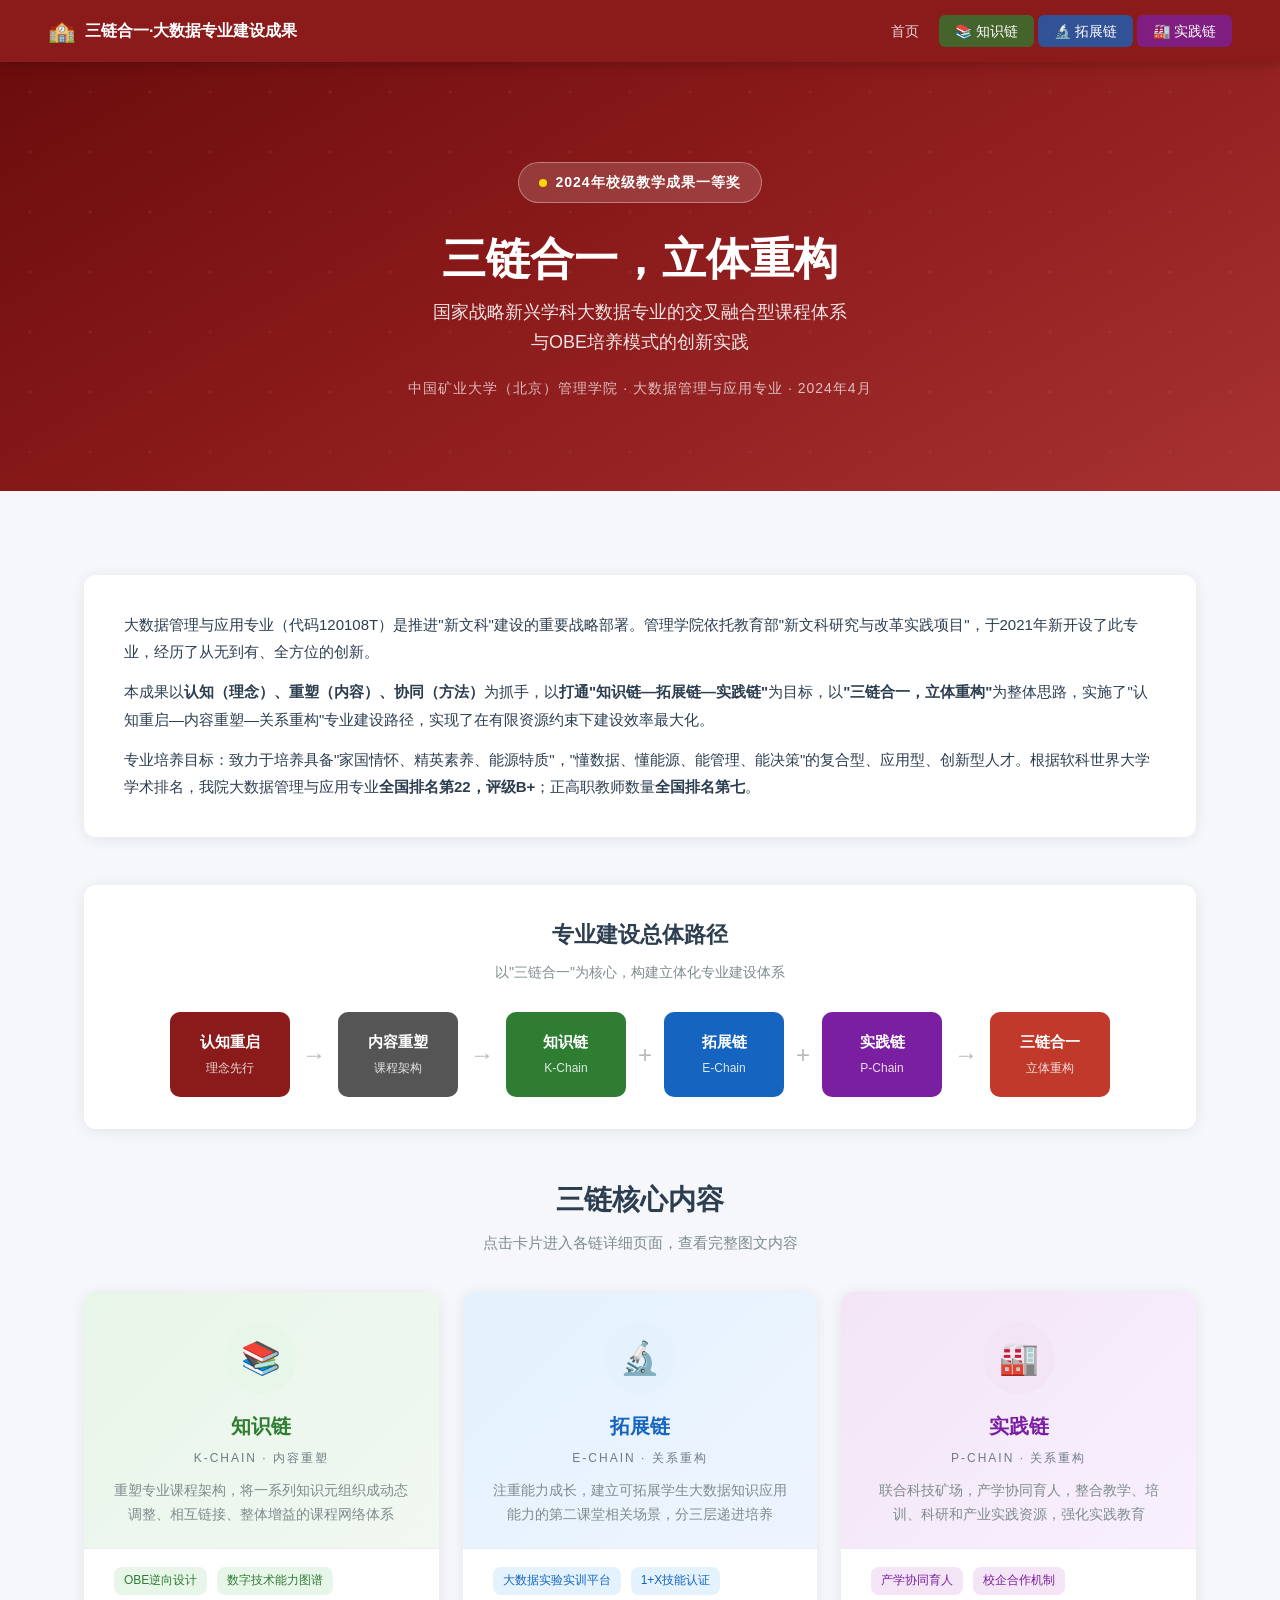
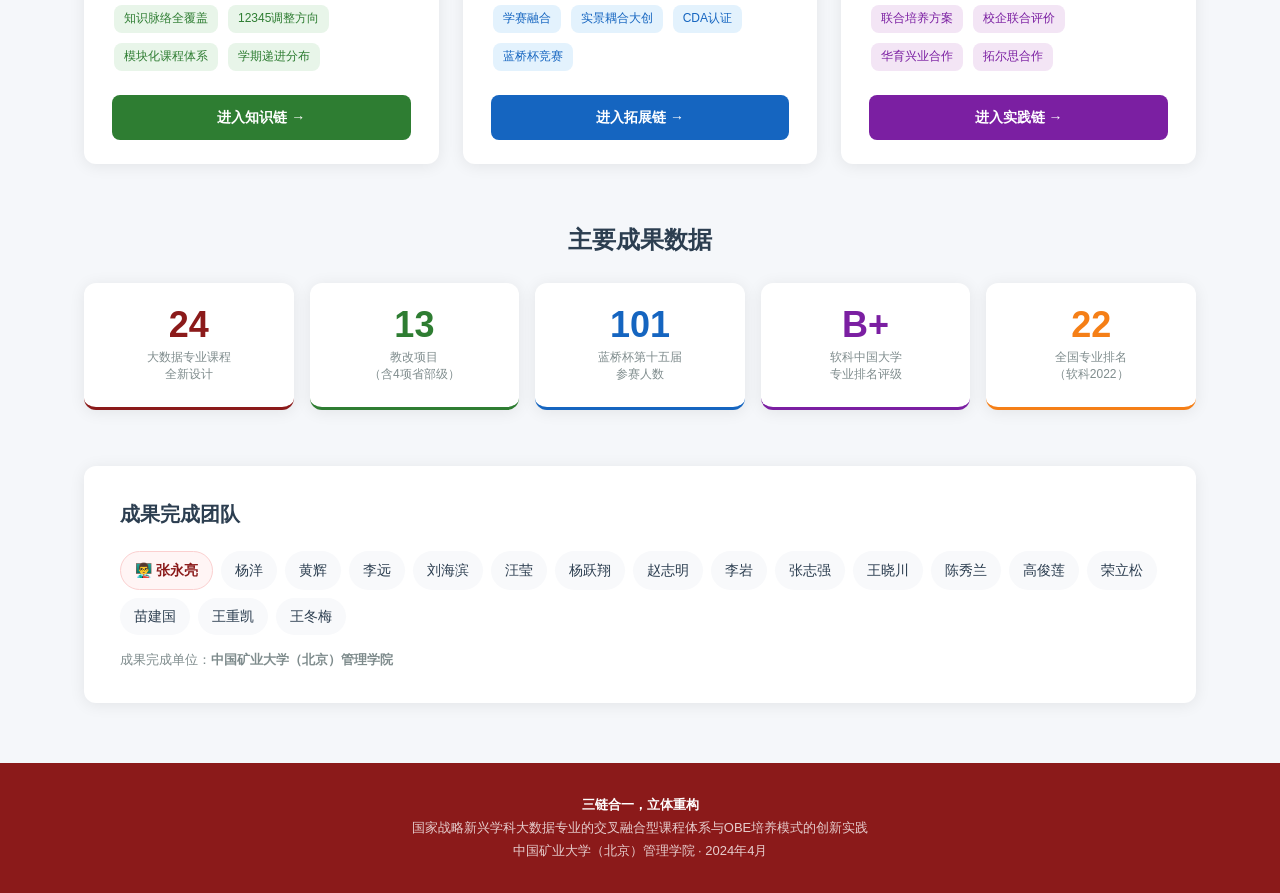
<file: index.html>
<!DOCTYPE html>
<html lang="zh-CN">
<head>
<meta charset="UTF-8">
<meta name="viewport" content="width=device-width, initial-scale=1.0">
<title>三链合一，立体重构 — 大数据专业建设成果</title>
<link rel="stylesheet" href="style.css">
<style>
.hero-index {
  background: linear-gradient(150deg, #6b0d0d 0%, #8B1A1A 45%, #a83232 100%);
  color: #fff;
  padding: 100px 48px 90px;
  text-align: center;
  position: relative;
  overflow: hidden;
}
.hero-index::before {
  content: '';
  position: absolute;
  inset: 0;
  background: url("data:image/svg+xml,%3Csvg width='60' height='60' xmlns='http://www.w3.org/2000/svg'%3E%3Ccircle cx='30' cy='30' r='1.5' fill='rgba(255,255,255,0.06)'/%3E%3C/svg%3E");
}
.hero-index .content { position: relative; z-index: 1; }
.hero-index h1 { font-size: 44px; font-weight: 800; margin-bottom: 12px; line-height: 1.25; }
.hero-index .sub { font-size: 18px; opacity: 0.88; max-width: 700px; margin: 0 auto 20px; }
.hero-index .meta-line { font-size: 14px; opacity: 0.7; letter-spacing: 1px; margin-top: 8px; }
.award-badge-hero {
  display: inline-flex;
  align-items: center;
  gap: 8px;
  background: rgba(255,255,255,0.15);
  border: 1px solid rgba(255,255,255,0.35);
  padding: 8px 20px;
  border-radius: 24px;
  font-size: 14px;
  font-weight: 600;
  margin-bottom: 28px;
  letter-spacing: 1px;
}
.award-badge-hero .dot { width: 8px; height: 8px; border-radius: 50%; background: #ffd700; }

.overview-section {
  background: #fff;
  border-radius: var(--radius);
  box-shadow: var(--shadow);
  padding: 36px 40px;
  margin-bottom: 48px;
}
.overview-section p {
  font-size: 15px;
  line-height: 1.85;
  color: var(--text);
  margin-bottom: 12px;
}
.overview-section p:last-child { margin-bottom: 0; }

.three-chains-title {
  text-align: center;
  font-size: 28px;
  font-weight: 800;
  color: var(--text);
  margin-bottom: 8px;
}
.three-chains-sub {
  text-align: center;
  font-size: 15px;
  color: var(--text-light);
  margin-bottom: 36px;
}

.chain-cards-grid {
  display: grid;
  grid-template-columns: repeat(3, 1fr);
  gap: 24px;
  margin-bottom: 56px;
}

.chain-card-big {
  background: #fff;
  border-radius: var(--radius);
  box-shadow: var(--shadow);
  overflow: hidden;
  text-decoration: none;
  color: var(--text);
  transition: var(--transition);
  display: flex;
  flex-direction: column;
}
.chain-card-big:hover { box-shadow: var(--shadow-hover); transform: translateY(-5px); }

.chain-card-top {
  padding: 30px 28px 22px;
  text-align: center;
}
.chain-card-top .chain-circle {
  width: 72px; height: 72px; border-radius: 50%;
  display: flex; align-items: center; justify-content: center;
  font-size: 32px; margin: 0 auto 16px;
}
.chain-card-top h2 { font-size: 20px; font-weight: 800; margin-bottom: 6px; }
.chain-card-top .chain-en-label { font-size: 12px; letter-spacing: 2px; opacity: 0.65; }
.chain-card-top .chain-desc { font-size: 14px; color: var(--text-light); line-height: 1.7; margin-top: 10px; }

.chain-card-bottom {
  padding: 16px 28px 22px;
  border-top: 1px solid var(--border);
  display: flex;
  flex-wrap: wrap;
  gap: 6px;
}
.chain-card-footer {
  padding: 0 28px 24px;
}
.chain-goto {
  display: block;
  text-align: center;
  padding: 11px;
  border-radius: 8px;
  font-size: 14px;
  font-weight: 700;
  color: #fff;
  text-decoration: none;
  transition: var(--transition);
}
.chain-goto:hover { opacity: 0.88; }
.chain-goto.k { background: var(--k-chain); }
.chain-goto.e { background: var(--e-chain); }
.chain-goto.p { background: var(--p-chain); }

.k-top { background: linear-gradient(135deg, #e8f5e9, #f1f8f1); }
.e-top { background: linear-gradient(135deg, #e3f2fd, #eef4ff); }
.p-top { background: linear-gradient(135deg, #f3e5f5, #f8f0ff); }

.chain-circle.k { background: #e8f5e9; }
.chain-circle.e { background: #e3f2fd; }
.chain-circle.p { background: #f3e5f5; }

/* Stats */
.stats-section { margin-bottom: 56px; }
.stats-section h2 { text-align: center; font-size: 24px; font-weight: 700; margin-bottom: 24px; }
.stats-grid-5 {
  display: grid;
  grid-template-columns: repeat(5, 1fr);
  gap: 16px;
}
.stat-box {
  background: #fff;
  border-radius: var(--radius);
  box-shadow: var(--shadow);
  padding: 24px 16px;
  text-align: center;
  border-bottom: 3px solid var(--primary);
}
.stat-big { font-size: 36px; font-weight: 800; line-height: 1; margin-bottom: 6px; }
.stat-label { font-size: 12px; color: var(--text-light); line-height: 1.4; }

/* Team */
.team-section {
  background: #fff;
  border-radius: var(--radius);
  box-shadow: var(--shadow);
  padding: 32px 36px;
}
.team-section h2 { font-size: 20px; font-weight: 700; margin-bottom: 20px; }
.team-members { display: flex; flex-wrap: wrap; gap: 8px; }
.team-member {
  display: inline-flex;
  align-items: center;
  gap: 6px;
  padding: 7px 14px;
  background: #f8f9fb;
  border-radius: 20px;
  font-size: 14px;
  color: var(--text);
}
.team-member.lead {
  background: #fff5f5;
  border: 1px solid #fbd0d0;
  font-weight: 700;
  color: var(--primary);
}
.team-unit { font-size: 13px; color: var(--text-light); margin-top: 14px; }

/* Three-path diagram */
.path-diagram {
  background: #fff;
  border-radius: var(--radius);
  box-shadow: var(--shadow);
  padding: 32px;
  margin-bottom: 48px;
  text-align: center;
}
.path-diagram h2 { font-size: 22px; font-weight: 700; margin-bottom: 8px; }
.path-diagram p { font-size: 14px; color: var(--text-light); margin-bottom: 28px; }
.path-boxes {
  display: flex;
  align-items: center;
  justify-content: center;
  gap: 0;
  flex-wrap: wrap;
}
.path-box {
  padding: 18px 24px;
  border-radius: 10px;
  color: #fff;
  font-weight: 700;
  font-size: 15px;
  text-align: center;
  min-width: 120px;
}
.path-box small { display: block; font-size: 12px; font-weight: 400; opacity: 0.85; margin-top: 4px; }
.pb1 { background: var(--primary); }
.pb2 { background: #555; }
.pb3 { background: var(--k-chain); }
.pb4 { background: var(--e-chain); }
.pb5 { background: var(--p-chain); }
.path-arrow { font-size: 24px; color: #bbb; padding: 0 12px; }

@media (max-width: 900px) {
  .chain-cards-grid { grid-template-columns: 1fr; }
  .stats-grid-5 { grid-template-columns: repeat(2, 1fr); }
  .hero-index h1 { font-size: 28px; }
}
</style>
</head>
<body>

<nav>
  <a class="nav-brand" href="index.html">
    <span class="logo">🏫</span>
    三链合一·大数据专业建设成果
  </a>
  <ul class="nav-links">
    <li><a href="index.html">首页</a></li>
    <li><a href="knowledge-chain.html" class="nav-k">📚 知识链</a></li>
    <li><a href="extension-chain.html" class="nav-e">🔬 拓展链</a></li>
    <li><a href="practice-chain.html" class="nav-p">🏭 实践链</a></li>
  </ul>
</nav>

<div class="hero-index">
  <div class="content">
    <div class="award-badge-hero"><span class="dot"></span>2024年校级教学成果一等奖</div>
    <h1>三链合一，立体重构</h1>
    <p class="sub">国家战略新兴学科大数据专业的交叉融合型课程体系<br>与OBE培养模式的创新实践</p>
    <p class="meta-line">中国矿业大学（北京）管理学院 · 大数据管理与应用专业 · 2024年4月</p>
  </div>
</div>

<main>

  <!-- Overview -->
  <div class="overview-section" style="margin-top: 40px;">
    <p>大数据管理与应用专业（代码120108T）是推进"新文科"建设的重要战略部署。管理学院依托教育部"新文科研究与改革实践项目"，于2021年新开设了此专业，经历了从无到有、全方位的创新。</p>
    <p>本成果以<strong>认知（理念）、重塑（内容）、协同（方法）</strong>为抓手，以<strong>打通"知识链—拓展链—实践链"</strong>为目标，以<strong>"三链合一，立体重构"</strong>为整体思路，实施了"认知重启—内容重塑—关系重构"专业建设路径，实现了在有限资源约束下建设效率最大化。</p>
    <p>专业培养目标：致力于培养具备"家国情怀、精英素养、能源特质"，"懂数据、懂能源、能管理、能决策"的复合型、应用型、创新型人才。根据软科世界大学学术排名，我院大数据管理与应用专业<strong>全国排名第22，评级B+</strong>；正高职教师数量<strong>全国排名第七</strong>。</p>
  </div>

  <!-- Three-path building path -->
  <div class="path-diagram">
    <h2>专业建设总体路径</h2>
    <p>以"三链合一"为核心，构建立体化专业建设体系</p>
    <div class="path-boxes">
      <div class="path-box pb1">认知重启<small>理念先行</small></div>
      <span class="path-arrow">→</span>
      <div class="path-box pb2">内容重塑<small>课程架构</small></div>
      <span class="path-arrow">→</span>
      <div class="path-box pb3">知识链<small>K-Chain</small></div>
      <span class="path-arrow">+</span>
      <div class="path-box pb4">拓展链<small>E-Chain</small></div>
      <span class="path-arrow">+</span>
      <div class="path-box pb5">实践链<small>P-Chain</small></div>
      <span class="path-arrow">→</span>
      <div class="path-box" style="background:#c0392b;">三链合一<small>立体重构</small></div>
    </div>
  </div>

  <!-- Three Chains -->
  <h2 class="three-chains-title">三链核心内容</h2>
  <p class="three-chains-sub">点击卡片进入各链详细页面，查看完整图文内容</p>

  <div class="chain-cards-grid">
    <!-- K-Chain -->
    <a class="chain-card-big" href="knowledge-chain.html">
      <div class="chain-card-top k-top">
        <div class="chain-circle k">📚</div>
        <h2 style="color:#2E7D32;">知识链</h2>
        <div class="chain-en-label">K-CHAIN · 内容重塑</div>
        <p class="chain-desc">重塑专业课程架构，将一系列知识元组织成动态调整、相互链接、整体增益的课程网络体系</p>
      </div>
      <div class="chain-card-bottom">
        <span class="tag k">OBE逆向设计</span>
        <span class="tag k">数字技术能力图谱</span>
        <span class="tag k">知识脉络全覆盖</span>
        <span class="tag k">12345调整方向</span>
        <span class="tag k">模块化课程体系</span>
        <span class="tag k">学期递进分布</span>
      </div>
      <div class="chain-card-footer">
        <span class="chain-goto k">进入知识链 →</span>
      </div>
    </a>

    <!-- E-Chain -->
    <a class="chain-card-big" href="extension-chain.html">
      <div class="chain-card-top e-top">
        <div class="chain-circle e">🔬</div>
        <h2 style="color:#1565C0;">拓展链</h2>
        <div class="chain-en-label">E-CHAIN · 关系重构</div>
        <p class="chain-desc">注重能力成长，建立可拓展学生大数据知识应用能力的第二课堂相关场景，分三层递进培养</p>
      </div>
      <div class="chain-card-bottom">
        <span class="tag e">大数据实验实训平台</span>
        <span class="tag e">1+X技能认证</span>
        <span class="tag e">学赛融合</span>
        <span class="tag e">实景耦合大创</span>
        <span class="tag e">CDA认证</span>
        <span class="tag e">蓝桥杯竞赛</span>
      </div>
      <div class="chain-card-footer">
        <span class="chain-goto e">进入拓展链 →</span>
      </div>
    </a>

    <!-- P-Chain -->
    <a class="chain-card-big" href="practice-chain.html">
      <div class="chain-card-top p-top">
        <div class="chain-circle p">🏭</div>
        <h2 style="color:#7B1FA2;">实践链</h2>
        <div class="chain-en-label">P-CHAIN · 关系重构</div>
        <p class="chain-desc">联合科技矿场，产学协同育人，整合教学、培训、科研和产业实践资源，强化实践教育</p>
      </div>
      <div class="chain-card-bottom">
        <span class="tag p">产学协同育人</span>
        <span class="tag p">校企合作机制</span>
        <span class="tag p">联合培养方案</span>
        <span class="tag p">校企联合评价</span>
        <span class="tag p">华育兴业合作</span>
        <span class="tag p">拓尔思合作</span>
      </div>
      <div class="chain-card-footer">
        <span class="chain-goto p">进入实践链 →</span>
      </div>
    </a>
  </div>

  <!-- Key Stats -->
  <div class="stats-section">
    <h2>主要成果数据</h2>
    <div class="stats-grid-5">
      <div class="stat-box">
        <div class="stat-big" style="color:var(--primary);">24</div>
        <div class="stat-label">大数据专业课程<br>全新设计</div>
      </div>
      <div class="stat-box" style="border-color:var(--k-chain);">
        <div class="stat-big" style="color:var(--k-chain);">13</div>
        <div class="stat-label">教改项目<br>（含4项省部级）</div>
      </div>
      <div class="stat-box" style="border-color:var(--e-chain);">
        <div class="stat-big" style="color:var(--e-chain);">101</div>
        <div class="stat-label">蓝桥杯第十五届<br>参赛人数</div>
      </div>
      <div class="stat-box" style="border-color:var(--p-chain);">
        <div class="stat-big" style="color:var(--p-chain);">B+</div>
        <div class="stat-label">软科中国大学<br>专业排名评级</div>
      </div>
      <div class="stat-box" style="border-color:#F57F17;">
        <div class="stat-big" style="color:#F57F17;">22</div>
        <div class="stat-label">全国专业排名<br>（软科2022）</div>
      </div>
    </div>
  </div>

  <!-- Team -->
  <div class="team-section">
    <h2>成果完成团队</h2>
    <div class="team-members">
      <span class="team-member lead">👨‍🏫 张永亮</span>
      <span class="team-member">杨洋</span>
      <span class="team-member">黄辉</span>
      <span class="team-member">李远</span>
      <span class="team-member">刘海滨</span>
      <span class="team-member">汪莹</span>
      <span class="team-member">杨跃翔</span>
      <span class="team-member">赵志明</span>
      <span class="team-member">李岩</span>
      <span class="team-member">张志强</span>
      <span class="team-member">王晓川</span>
      <span class="team-member">陈秀兰</span>
      <span class="team-member">高俊莲</span>
      <span class="team-member">荣立松</span>
      <span class="team-member">苗建国</span>
      <span class="team-member">王重凯</span>
      <span class="team-member">王冬梅</span>
    </div>
    <p class="team-unit">成果完成单位：<strong>中国矿业大学（北京）管理学院</strong></p>
  </div>

</main>

<footer>
  <strong>三链合一，立体重构</strong><br>
  国家战略新兴学科大数据专业的交叉融合型课程体系与OBE培养模式的创新实践<br>
  中国矿业大学（北京）管理学院 · 2024年4月
</footer>

</body>
</html>
</file>
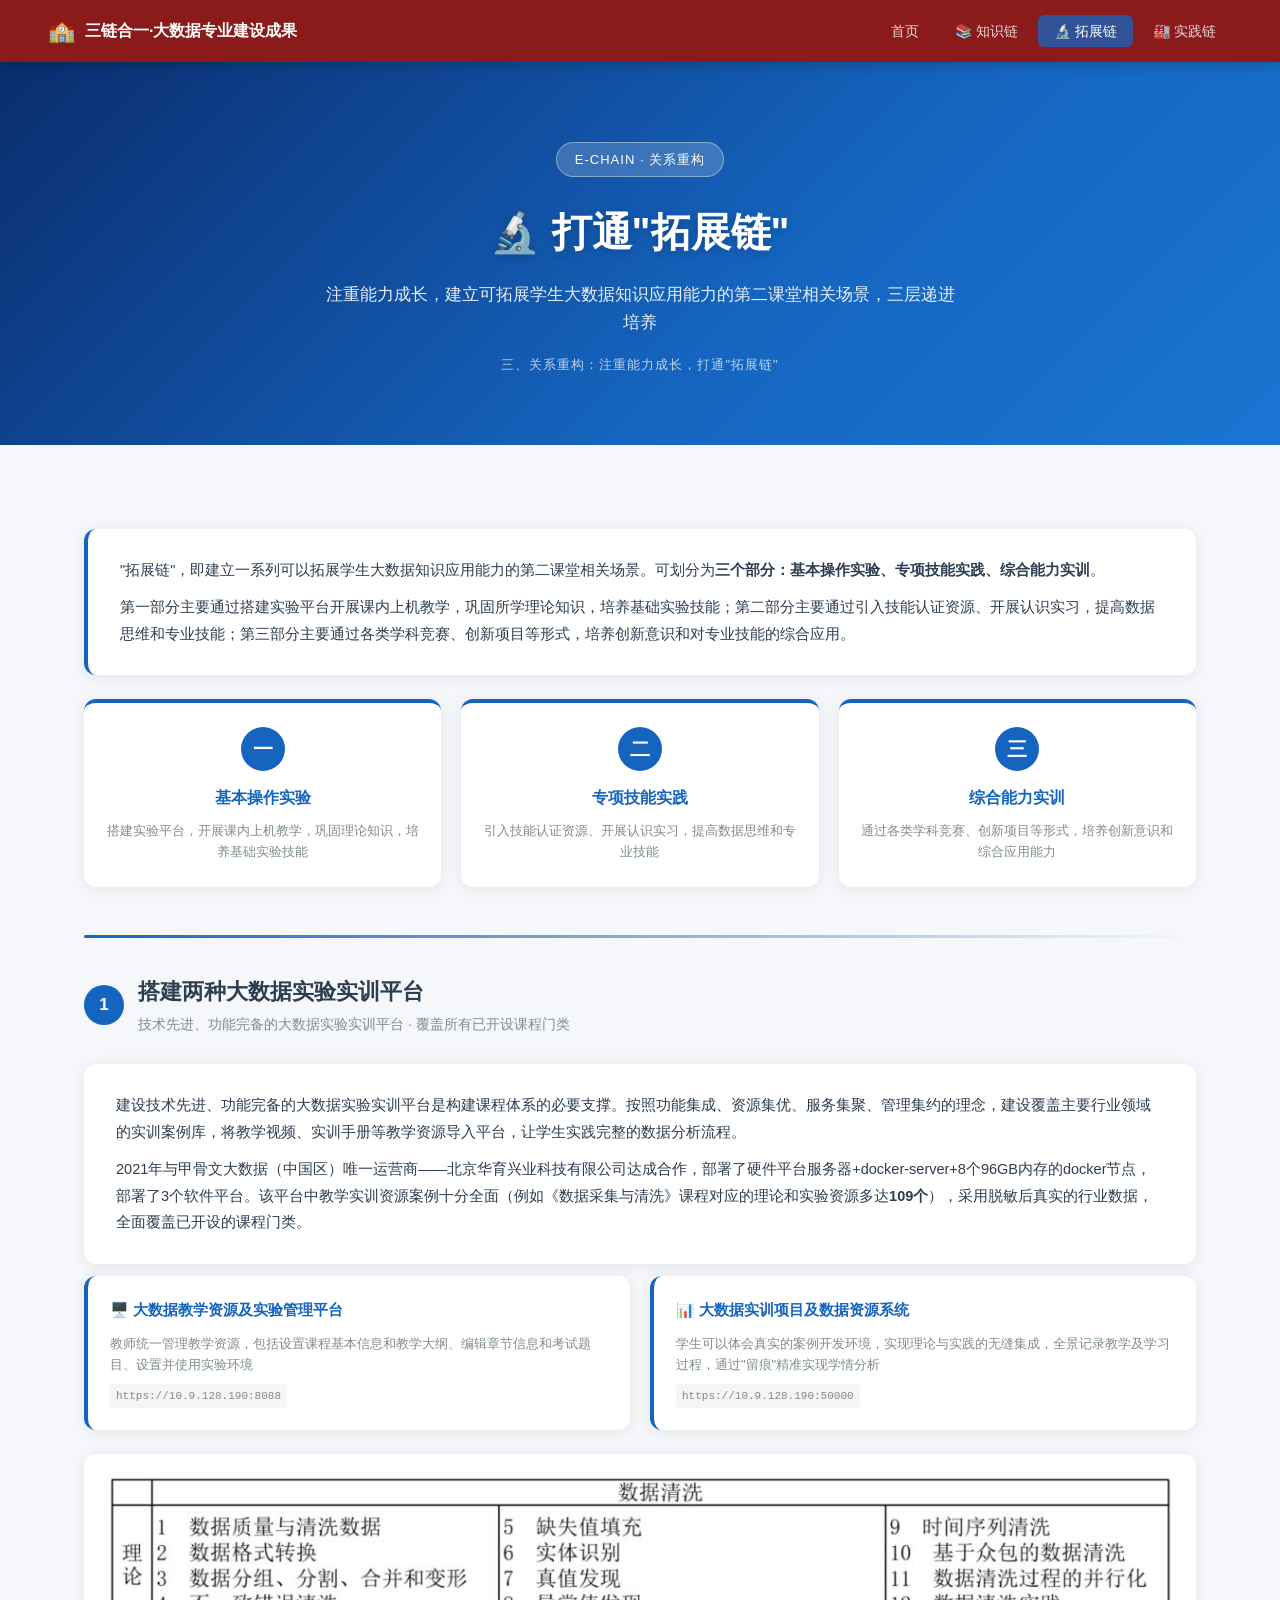
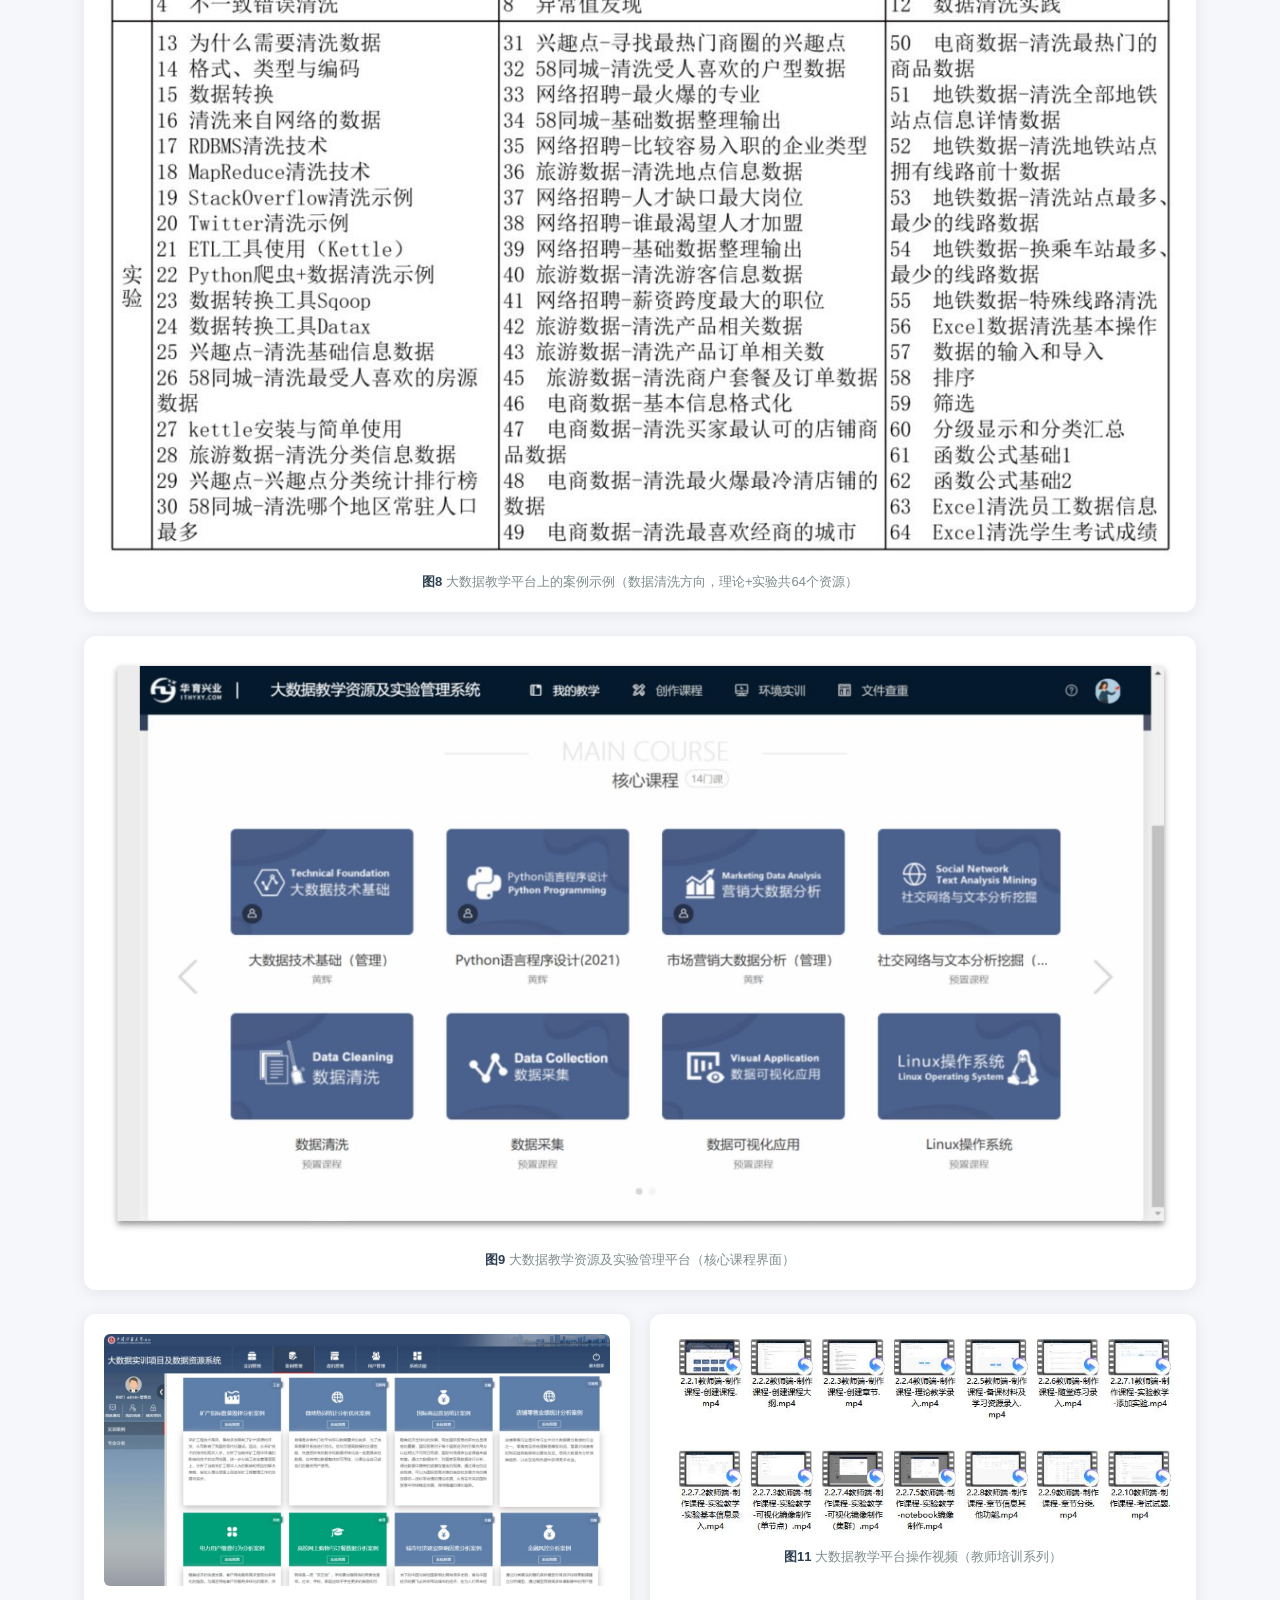
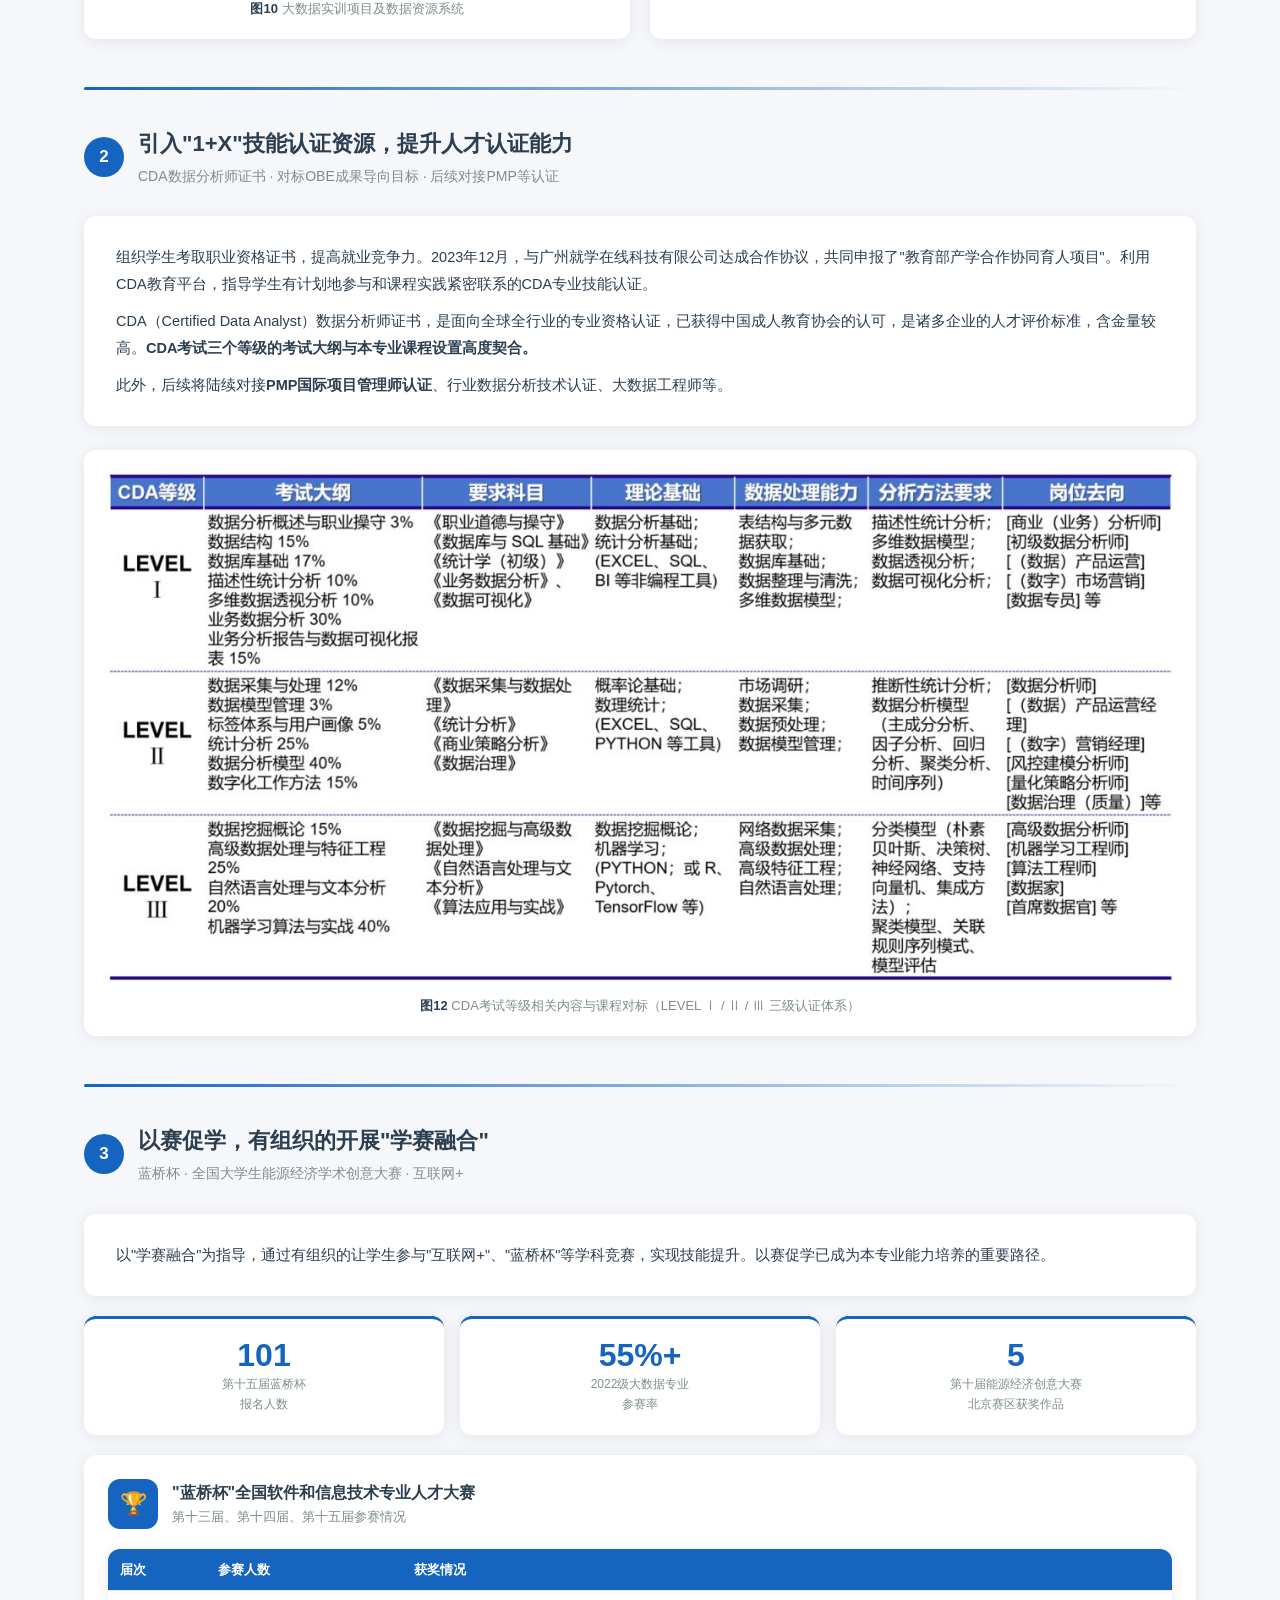
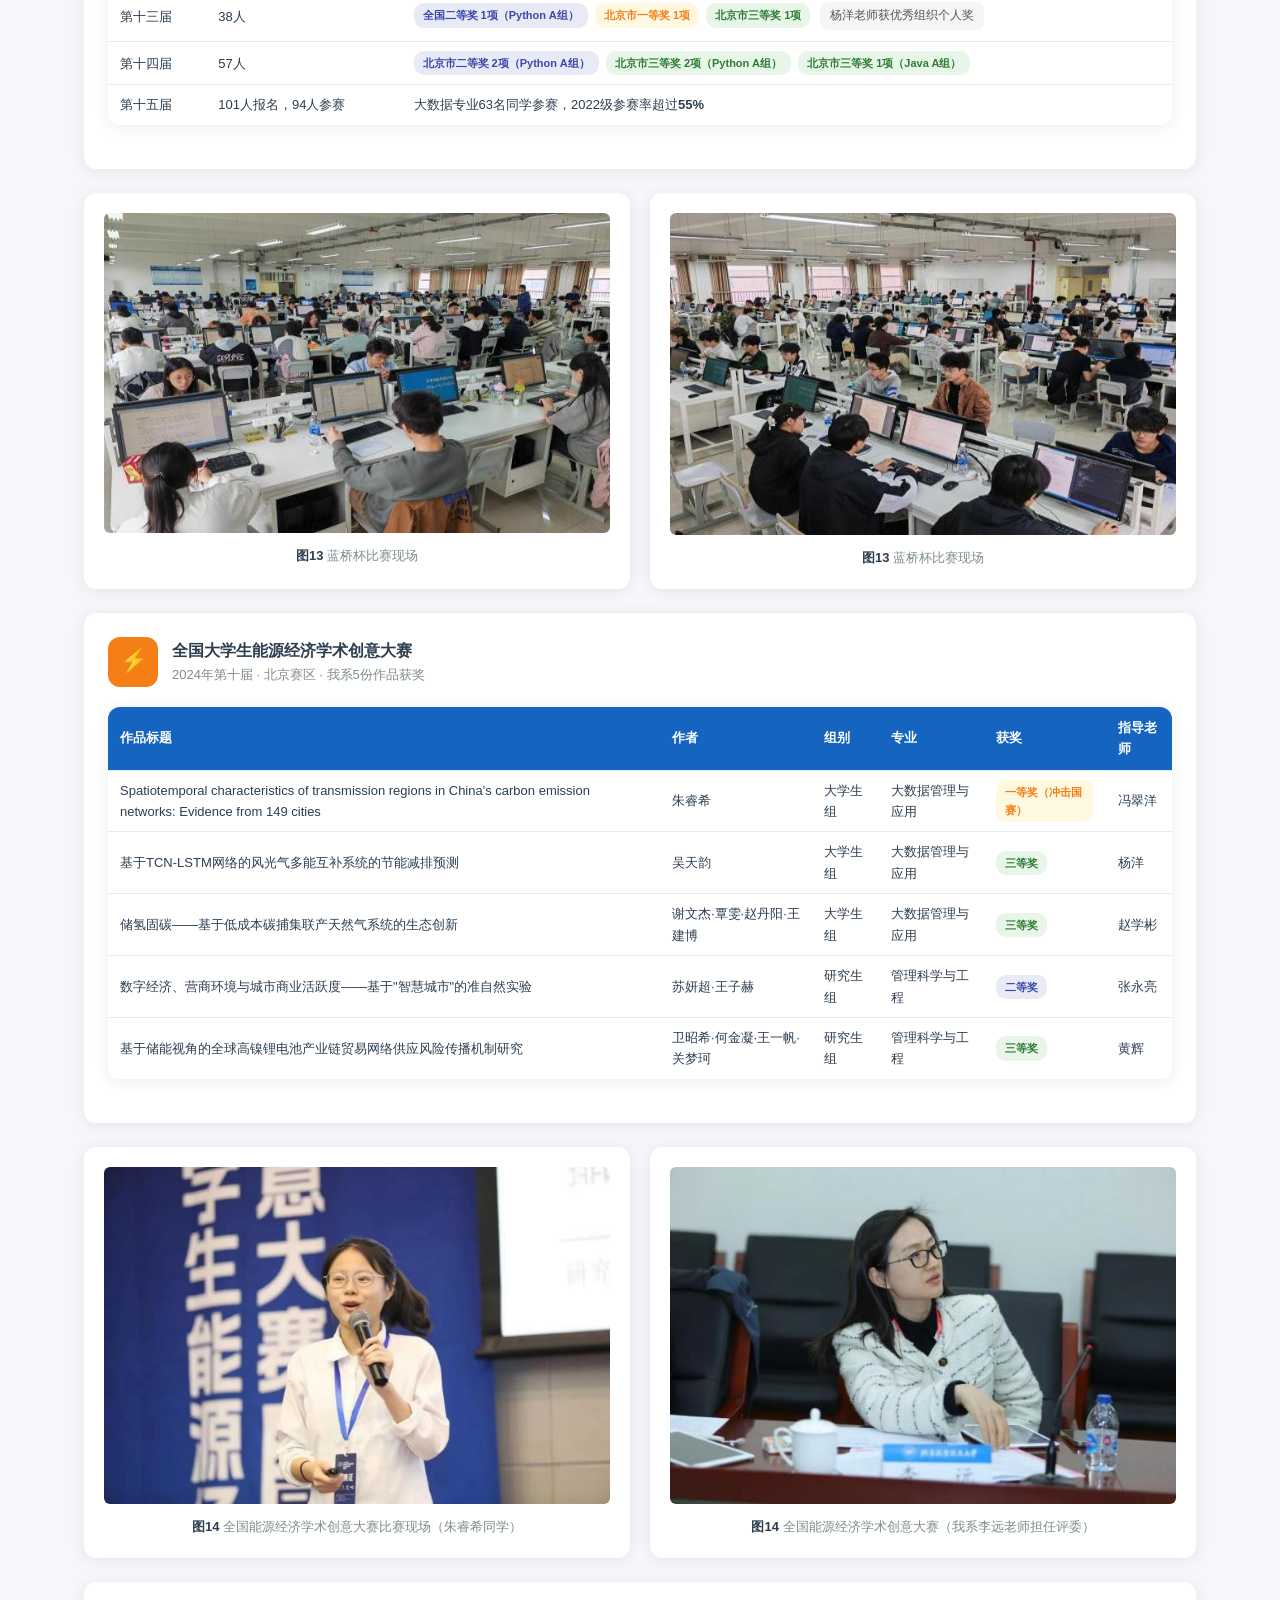
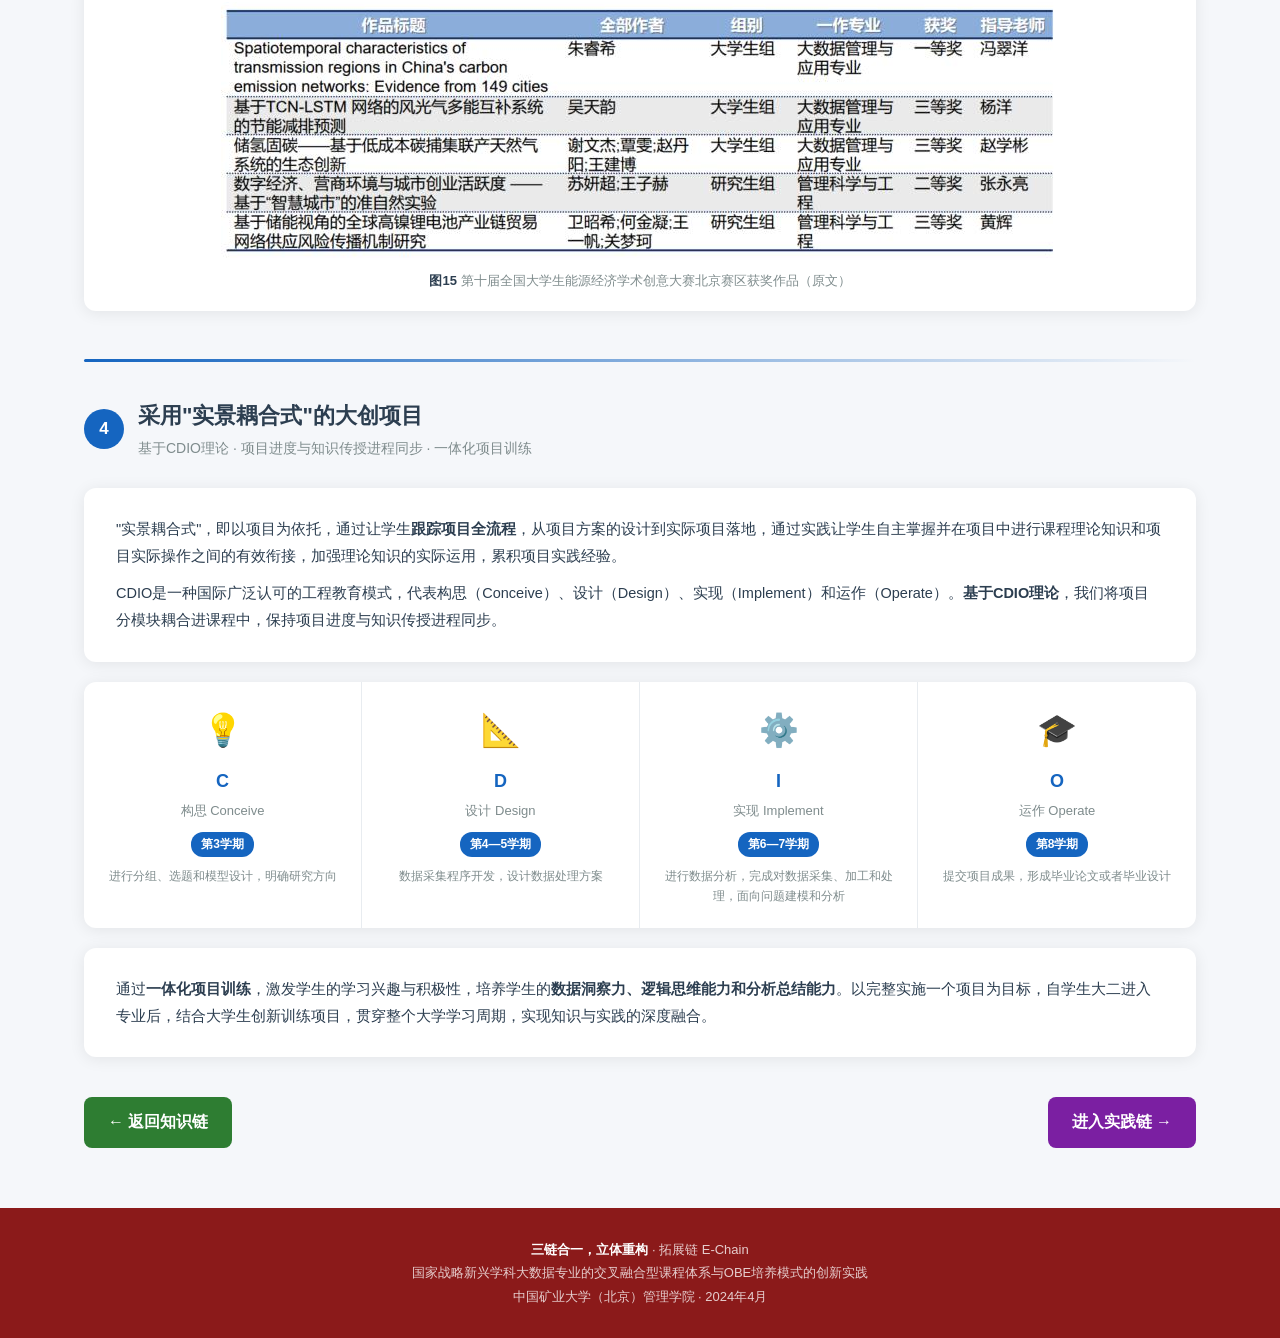
<file: extension-chain.html>
<!DOCTYPE html>
<html lang="zh-CN">
<head>
<meta charset="UTF-8">
<meta name="viewport" content="width=device-width, initial-scale=1.0">
<title>拓展链 E-Chain — 关系重构：注重能力成长</title>
<link rel="stylesheet" href="style.css">
<style>
.fig-block {
  background: #fff;
  border-radius: var(--radius);
  box-shadow: var(--shadow);
  padding: 20px;
  margin: 24px 0;
  text-align: center;
}
.fig-block img {
  max-width: 100%;
  height: auto;
  border-radius: 6px;
  display: block;
  margin: 0 auto;
}
.fig-caption {
  margin-top: 12px;
  font-size: 13px;
  color: var(--text-light);
  font-weight: 500;
}
.fig-caption strong { color: var(--text); }

.fig-pair {
  display: grid;
  grid-template-columns: 1fr 1fr;
  gap: 20px;
  margin: 24px 0;
}
.fig-pair .fig-block { margin: 0; }

.content-card {
  background: #fff;
  border-radius: var(--radius);
  box-shadow: var(--shadow);
  padding: 28px 32px;
  margin-bottom: 12px;
}
.content-card h3 {
  font-size: 18px;
  font-weight: 700;
  margin-bottom: 14px;
  color: var(--e-chain);
  display: flex;
  align-items: center;
  gap: 8px;
}
.content-card h3::before {
  content: '';
  display: inline-block;
  width: 4px;
  height: 18px;
  background: var(--e-chain);
  border-radius: 2px;
  flex-shrink: 0;
}
.content-card p { font-size: 14.5px; line-height: 1.85; color: var(--text); margin-bottom: 10px; }
.content-card p:last-child { margin-bottom: 0; }
.content-card ul { list-style: none; margin-top: 6px; }
.content-card ul li {
  font-size: 14px;
  line-height: 1.75;
  padding: 5px 0 5px 18px;
  position: relative;
  color: var(--text);
  border-bottom: 1px solid #f5f5f5;
}
.content-card ul li:last-child { border-bottom: none; }
.content-card ul li::before {
  content: '▶';
  position: absolute;
  left: 0;
  font-size: 9px;
  color: var(--e-chain);
  top: 8px;
}

.sec-divider {
  height: 3px;
  background: linear-gradient(to right, var(--e-chain), transparent);
  border-radius: 2px;
  margin: 48px 0 36px;
}

/* Three-tier structure */
.three-tiers {
  display: grid;
  grid-template-columns: repeat(3, 1fr);
  gap: 20px;
  margin: 24px 0;
}
.tier-card {
  background: #fff;
  border-radius: var(--radius);
  box-shadow: var(--shadow);
  padding: 24px 20px;
  border-top: 4px solid var(--e-chain);
  text-align: center;
}
.tier-num {
  width: 44px; height: 44px; border-radius: 50%;
  background: var(--e-chain);
  color: #fff;
  display: flex; align-items: center; justify-content: center;
  font-size: 20px; font-weight: 800;
  margin: 0 auto 14px;
}
.tier-title { font-weight: 700; font-size: 16px; margin-bottom: 8px; color: var(--e-chain); }
.tier-sub { font-size: 13px; color: var(--text-light); line-height: 1.65; }

/* Platform cards */
.platform-grid {
  display: grid;
  grid-template-columns: 1fr 1fr;
  gap: 20px;
  margin-bottom: 16px;
}
.platform-card {
  background: #fff;
  border-radius: var(--radius);
  box-shadow: var(--shadow);
  padding: 22px;
  border-left: 4px solid var(--e-chain);
}
.platform-card h4 { font-size: 15px; font-weight: 700; color: var(--e-chain); margin-bottom: 10px; }
.platform-card p { font-size: 13px; color: var(--text-light); line-height: 1.65; }
.platform-url {
  font-size: 11px;
  color: #888;
  margin-top: 8px;
  font-family: monospace;
  background: #f5f5f5;
  padding: 3px 6px;
  border-radius: 4px;
  display: inline-block;
}

/* Award table */
.award-tbl-wrap {
  background: #fff;
  border-radius: var(--radius);
  box-shadow: var(--shadow);
  overflow: hidden;
  margin: 20px 0;
}
.award-tbl-wrap table {
  width: 100%;
  border-collapse: collapse;
  font-size: 13px;
}
.award-tbl-wrap th {
  background: var(--e-chain);
  color: #fff;
  padding: 10px 12px;
  font-weight: 700;
  text-align: left;
  font-size: 13px;
}
.award-tbl-wrap td {
  padding: 9px 12px;
  border-top: 1px solid var(--border);
  vertical-align: middle;
}
.award-tbl-wrap tr:hover { background: #f8f9ff; }
.award-badge {
  display: inline-block;
  padding: 3px 9px;
  border-radius: 10px;
  font-size: 11px;
  font-weight: 700;
}
.ab1 { background: #FFF8E1; color: #F57F17; }
.ab2 { background: #E8EAF6; color: #3949AB; }
.ab3 { background: #E8F5E9; color: #2E7D32; }

/* CDIO Timeline */
.cdio-wrap {
  display: grid;
  grid-template-columns: repeat(4, 1fr);
  background: #fff;
  border-radius: var(--radius);
  box-shadow: var(--shadow);
  overflow: hidden;
  margin: 20px 0;
}
.cdio-phase {
  padding: 22px 16px;
  border-right: 1px solid var(--border);
  text-align: center;
}
.cdio-phase:last-child { border-right: none; }
.cdio-icon { font-size: 32px; margin-bottom: 10px; }
.cdio-name { font-weight: 800; font-size: 18px; color: var(--e-chain); margin-bottom: 4px; }
.cdio-cn { font-size: 13px; color: var(--text-light); margin-bottom: 8px; }
.cdio-sems {
  font-size: 12px;
  font-weight: 700;
  color: #fff;
  background: var(--e-chain);
  border-radius: 12px;
  padding: 3px 10px;
  display: inline-block;
  margin-bottom: 10px;
}
.cdio-desc { font-size: 12px; color: var(--text-light); line-height: 1.6; }

/* Competition stats row */
.comp-stats {
  display: grid;
  grid-template-columns: repeat(3, 1fr);
  gap: 16px;
  margin: 20px 0;
}
.comp-stat-card {
  background: #fff;
  border-radius: var(--radius);
  box-shadow: var(--shadow);
  padding: 20px;
  text-align: center;
  border-top: 3px solid var(--e-chain);
}
.comp-stat-num { font-size: 32px; font-weight: 800; color: var(--e-chain); line-height: 1; margin-bottom: 4px; }
.comp-stat-label { font-size: 12px; color: var(--text-light); }

@media (max-width: 768px) {
  .three-tiers, .platform-grid, .cdio-wrap { grid-template-columns: 1fr; }
  .fig-pair { grid-template-columns: 1fr; }
  .comp-stats { grid-template-columns: 1fr 1fr; }
}
</style>
</head>
<body>

<nav>
  <a class="nav-brand" href="index.html">
    <span class="logo">🏫</span>
    三链合一·大数据专业建设成果
  </a>
  <ul class="nav-links">
    <li><a href="index.html">首页</a></li>
    <li><a href="knowledge-chain.html">📚 知识链</a></li>
    <li><a href="extension-chain.html" class="nav-e">🔬 拓展链</a></li>
    <li><a href="practice-chain.html">🏭 实践链</a></li>
  </ul>
</nav>

<div class="hero e-hero">
  <div class="hero-badge">E-CHAIN · 关系重构</div>
  <h1>🔬 打通"拓展链"</h1>
  <p class="subtitle">注重能力成长，建立可拓展学生大数据知识应用能力的第二课堂相关场景，三层递进培养</p>
  <p class="hero-meta">三、关系重构：注重能力成长，打通"拓展链"</p>
</div>

<main>

  <!-- Overview -->
  <div class="content-card" style="margin-top:40px; border-left:4px solid var(--e-chain);">
    <p>"拓展链"，即建立一系列可以拓展学生大数据知识应用能力的第二课堂相关场景。可划分为<strong>三个部分：基本操作实验、专项技能实践、综合能力实训</strong>。</p>
    <p>第一部分主要通过搭建实验平台开展课内上机教学，巩固所学理论知识，培养基础实验技能；第二部分主要通过引入技能认证资源、开展认识实习，提高数据思维和专业技能；第三部分主要通过各类学科竞赛、创新项目等形式，培养创新意识和对专业技能的综合应用。</p>
  </div>

  <!-- Three-tier overview -->
  <div class="three-tiers">
    <div class="tier-card">
      <div class="tier-num">一</div>
      <div class="tier-title">基本操作实验</div>
      <div class="tier-sub">搭建实验平台，开展课内上机教学，巩固理论知识，培养基础实验技能</div>
    </div>
    <div class="tier-card">
      <div class="tier-num">二</div>
      <div class="tier-title">专项技能实践</div>
      <div class="tier-sub">引入技能认证资源、开展认识实习，提高数据思维和专业技能</div>
    </div>
    <div class="tier-card">
      <div class="tier-num">三</div>
      <div class="tier-title">综合能力实训</div>
      <div class="tier-sub">通过各类学科竞赛、创新项目等形式，培养创新意识和综合应用能力</div>
    </div>
  </div>

  <div class="sec-divider"></div>

  <!-- Section 1: Platforms -->
  <div class="section-header">
    <div class="section-num e">1</div>
    <div>
      <div class="section-title">搭建两种大数据实验实训平台</div>
      <div class="section-sub">技术先进、功能完备的大数据实验实训平台 · 覆盖所有已开设课程门类</div>
    </div>
  </div>

  <div class="content-card">
    <p>建设技术先进、功能完备的大数据实验实训平台是构建课程体系的必要支撑。按照功能集成、资源集优、服务集聚、管理集约的理念，建设覆盖主要行业领域的实训案例库，将教学视频、实训手册等教学资源导入平台，让学生实践完整的数据分析流程。</p>
    <p>2021年与甲骨文大数据（中国区）唯一运营商——北京华育兴业科技有限公司达成合作，部署了硬件平台服务器+docker-server+8个96GB内存的docker节点，部署了3个软件平台。该平台中教学实训资源案例十分全面（例如《数据采集与清洗》课程对应的理论和实验资源多达<strong>109个</strong>），采用脱敏后真实的行业数据，全面覆盖已开设的课程门类。</p>
  </div>

  <div class="platform-grid">
    <div class="platform-card">
      <h4>🖥️ 大数据教学资源及实验管理平台</h4>
      <p>教师统一管理教学资源，包括设置课程基本信息和教学大纲、编辑章节信息和考试题目、设置并使用实验环境</p>
      <span class="platform-url">https://10.9.128.190:8088</span>
    </div>
    <div class="platform-card">
      <h4>📊 大数据实训项目及数据资源系统</h4>
      <p>学生可以体会真实的案例开发环境，实现理论与实践的无缝集成，全景记录教学及学习过程，通过"留痕"精准实现学情分析</p>
      <span class="platform-url">https://10.9.128.190:50000</span>
    </div>
  </div>

  <!-- Figure 8: 案例示例 -->
  <div class="fig-block">
    <img src="images/fig_p08_1.jpeg" alt="图8 大数据教学平台上的案例示例">
    <div class="fig-caption"><strong>图8</strong> 大数据教学平台上的案例示例（数据清洗方向，理论+实验共64个资源）</div>
  </div>

  <!-- Figure 9: 教学平台 -->
  <div class="fig-block">
    <img src="images/fig_p09_1.jpeg" alt="图9 大数据教学平台">
    <div class="fig-caption"><strong>图9</strong> 大数据教学资源及实验管理平台（核心课程界面）</div>
  </div>

  <!-- Figure 10 & 11 -->
  <div class="fig-pair">
    <div class="fig-block">
      <img src="images/fig_p09_2.jpeg" alt="图10 大数据实训平台">
      <div class="fig-caption"><strong>图10</strong> 大数据实训项目及数据资源系统</div>
    </div>
    <div class="fig-block">
      <img src="images/fig_p09_3.jpeg" alt="图11 大数据教学平台操作视频">
      <div class="fig-caption"><strong>图11</strong> 大数据教学平台操作视频（教师培训系列）</div>
    </div>
  </div>

  <div class="sec-divider"></div>

  <!-- Section 2: 1+X -->
  <div class="section-header">
    <div class="section-num e">2</div>
    <div>
      <div class="section-title">引入"1+X"技能认证资源，提升人才认证能力</div>
      <div class="section-sub">CDA数据分析师证书 · 对标OBE成果导向目标 · 后续对接PMP等认证</div>
    </div>
  </div>

  <div class="content-card">
    <p>组织学生考取职业资格证书，提高就业竞争力。2023年12月，与广州就学在线科技有限公司达成合作协议，共同申报了"教育部产学合作协同育人项目"。利用CDA教育平台，指导学生有计划地参与和课程实践紧密联系的CDA专业技能认证。</p>
    <p>CDA（Certified Data Analyst）数据分析师证书，是面向全球全行业的专业资格认证，已获得中国成人教育协会的认可，是诸多企业的人才评价标准，含金量较高。<strong>CDA考试三个等级的考试大纲与本专业课程设置高度契合。</strong></p>
    <p>此外，后续将陆续对接<strong>PMP国际项目管理师认证</strong>、行业数据分析技术认证、大数据工程师等。</p>
  </div>

  <!-- Figure 12: CDA -->
  <div class="fig-block">
    <img src="images/fig_p10_1.jpeg" alt="图12 CDA考试等级相关内容与课程对标">
    <div class="fig-caption"><strong>图12</strong> CDA考试等级相关内容与课程对标（LEVEL Ⅰ / Ⅱ / Ⅲ 三级认证体系）</div>
  </div>

  <div class="sec-divider"></div>

  <!-- Section 3: Competitions -->
  <div class="section-header">
    <div class="section-num e">3</div>
    <div>
      <div class="section-title">以赛促学，有组织的开展"学赛融合"</div>
      <div class="section-sub">蓝桥杯 · 全国大学生能源经济学术创意大赛 · 互联网+</div>
    </div>
  </div>

  <div class="content-card">
    <p>以"学赛融合"为指导，通过有组织的让学生参与"互联网+"、"蓝桥杯"等学科竞赛，实现技能提升。以赛促学已成为本专业能力培养的重要路径。</p>
  </div>

  <!-- Competition stats -->
  <div class="comp-stats">
    <div class="comp-stat-card">
      <div class="comp-stat-num">101</div>
      <div class="comp-stat-label">第十五届蓝桥杯<br>报名人数</div>
    </div>
    <div class="comp-stat-card">
      <div class="comp-stat-num">55%+</div>
      <div class="comp-stat-label">2022级大数据专业<br>参赛率</div>
    </div>
    <div class="comp-stat-card">
      <div class="comp-stat-num">5</div>
      <div class="comp-stat-label">第十届能源经济创意大赛<br>北京赛区获奖作品</div>
    </div>
  </div>

  <!-- Lanqiao Competition -->
  <div class="comp-card" style="background:#fff; border-radius:var(--radius); box-shadow:var(--shadow); padding:24px; margin-bottom:16px;">
    <div class="comp-head" style="display:flex; align-items:center; gap:14px; margin-bottom:16px;">
      <div style="width:50px;height:50px;border-radius:12px;background:var(--e-chain);color:#fff;display:flex;align-items:center;justify-content:center;font-size:22px;flex-shrink:0;">🏆</div>
      <div>
        <div style="font-weight:700;font-size:16px;">"蓝桥杯"全国软件和信息技术专业人才大赛</div>
        <div style="font-size:13px;color:var(--text-light);">第十三届、第十四届、第十五届参赛情况</div>
      </div>
    </div>
    <div class="award-tbl-wrap">
      <table>
        <thead>
          <tr>
            <th>届次</th><th>参赛人数</th><th>获奖情况</th>
          </tr>
        </thead>
        <tbody>
          <tr>
            <td>第十三届</td>
            <td>38人</td>
            <td>
              <span class="award-badge ab2">全国二等奖 1项（Python A组）</span>&nbsp;
              <span class="award-badge ab1">北京市一等奖 1项</span>&nbsp;
              <span class="award-badge ab3">北京市三等奖 1项</span>&nbsp;
              <span class="tag gray">杨洋老师获优秀组织个人奖</span>
            </td>
          </tr>
          <tr>
            <td>第十四届</td>
            <td>57人</td>
            <td>
              <span class="award-badge ab2">北京市二等奖 2项（Python A组）</span>&nbsp;
              <span class="award-badge ab3">北京市三等奖 2项（Python A组）</span>&nbsp;
              <span class="award-badge ab3">北京市三等奖 1项（Java A组）</span>
            </td>
          </tr>
          <tr>
            <td>第十五届</td>
            <td>101人报名，94人参赛</td>
            <td>大数据专业63名同学参赛，2022级参赛率超过<strong>55%</strong></td>
          </tr>
        </tbody>
      </table>
    </div>
  </div>

  <!-- Figure 13: 蓝桥杯现场 -->
  <div class="fig-pair">
    <div class="fig-block">
      <img src="images/fig_p11_1.jpeg" alt="图13 蓝桥杯比赛现场（左）">
      <div class="fig-caption"><strong>图13</strong> 蓝桥杯比赛现场</div>
    </div>
    <div class="fig-block">
      <img src="images/fig_p11_2.jpeg" alt="图13 蓝桥杯比赛现场（右）">
      <div class="fig-caption"><strong>图13</strong> 蓝桥杯比赛现场</div>
    </div>
  </div>

  <!-- Energy Economics Competition -->
  <div class="comp-card" style="background:#fff; border-radius:var(--radius); box-shadow:var(--shadow); padding:24px; margin-bottom:16px;">
    <div class="comp-head" style="display:flex; align-items:center; gap:14px; margin-bottom:16px;">
      <div style="width:50px;height:50px;border-radius:12px;background:#F57F17;color:#fff;display:flex;align-items:center;justify-content:center;font-size:22px;flex-shrink:0;">⚡</div>
      <div>
        <div style="font-weight:700;font-size:16px;">全国大学生能源经济学术创意大赛</div>
        <div style="font-size:13px;color:var(--text-light);">2024年第十届 · 北京赛区 · 我系5份作品获奖</div>
      </div>
    </div>
    <div class="award-tbl-wrap">
      <table>
        <thead>
          <tr>
            <th>作品标题</th><th>作者</th><th>组别</th><th>专业</th><th>获奖</th><th>指导老师</th>
          </tr>
        </thead>
        <tbody>
          <tr>
            <td>Spatiotemporal characteristics of transmission regions in China's carbon emission networks: Evidence from 149 cities</td>
            <td>朱睿希</td>
            <td>大学生组</td>
            <td>大数据管理与应用</td>
            <td><span class="award-badge ab1">一等奖（冲击国赛）</span></td>
            <td>冯翠洋</td>
          </tr>
          <tr>
            <td>基于TCN-LSTM网络的风光气多能互补系统的节能减排预测</td>
            <td>吴天韵</td>
            <td>大学生组</td>
            <td>大数据管理与应用</td>
            <td><span class="award-badge ab3">三等奖</span></td>
            <td>杨洋</td>
          </tr>
          <tr>
            <td>储氢固碳——基于低成本碳捕集联产天然气系统的生态创新</td>
            <td>谢文杰·覃雯·赵丹阳·王建博</td>
            <td>大学生组</td>
            <td>大数据管理与应用</td>
            <td><span class="award-badge ab3">三等奖</span></td>
            <td>赵学彬</td>
          </tr>
          <tr>
            <td>数字经济、营商环境与城市商业活跃度——基于"智慧城市"的准自然实验</td>
            <td>苏妍超·王子赫</td>
            <td>研究生组</td>
            <td>管理科学与工程</td>
            <td><span class="award-badge ab2">二等奖</span></td>
            <td>张永亮</td>
          </tr>
          <tr>
            <td>基于储能视角的全球高镍锂电池产业链贸易网络供应风险传播机制研究</td>
            <td>卫昭希·何金凝·王一帆·关梦珂</td>
            <td>研究生组</td>
            <td>管理科学与工程</td>
            <td><span class="award-badge ab3">三等奖</span></td>
            <td>黄辉</td>
          </tr>
        </tbody>
      </table>
    </div>
  </div>

  <!-- Figure 14: 能源大赛现场 -->
  <div class="fig-pair">
    <div class="fig-block">
      <img src="images/fig_p11_3.jpeg" alt="图14 全国能源经济学术创意大赛比赛现场（朱睿希同学）">
      <div class="fig-caption"><strong>图14</strong> 全国能源经济学术创意大赛比赛现场（朱睿希同学）</div>
    </div>
    <div class="fig-block">
      <img src="images/fig_p11_4.jpeg" alt="图14 全国能源经济学术创意大赛（李远老师担任评委）">
      <div class="fig-caption"><strong>图14</strong> 全国能源经济学术创意大赛（我系李远老师担任评委）</div>
    </div>
  </div>

  <!-- Figure 15: 获奖作品原始表格 -->
  <div class="fig-block" style="margin-top: 24px;">
    <img src="images/fig_p11_5.jpeg" alt="图15 第十届全国大学生能源经济学术创意大赛北京赛区获奖作品">
    <div class="fig-caption"><strong>图15</strong> 第十届全国大学生能源经济学术创意大赛北京赛区获奖作品（原文）</div>
  </div>

  <div class="sec-divider"></div>

  <!-- Section 4: CDIO Project -->
  <div class="section-header">
    <div class="section-num e">4</div>
    <div>
      <div class="section-title">采用"实景耦合式"的大创项目</div>
      <div class="section-sub">基于CDIO理论 · 项目进度与知识传授进程同步 · 一体化项目训练</div>
    </div>
  </div>

  <div class="content-card">
    <p>"实景耦合式"，即以项目为依托，通过让学生<strong>跟踪项目全流程</strong>，从项目方案的设计到实际项目落地，通过实践让学生自主掌握并在项目中进行课程理论知识和项目实际操作之间的有效衔接，加强理论知识的实际运用，累积项目实践经验。</p>
    <p>CDIO是一种国际广泛认可的工程教育模式，代表构思（Conceive）、设计（Design）、实现（Implement）和运作（Operate）。<strong>基于CDIO理论</strong>，我们将项目分模块耦合进课程中，保持项目进度与知识传授进程同步。</p>
  </div>

  <!-- CDIO Timeline -->
  <div class="cdio-wrap">
    <div class="cdio-phase">
      <div class="cdio-icon">💡</div>
      <div class="cdio-name">C</div>
      <div class="cdio-cn">构思 Conceive</div>
      <div class="cdio-sems">第3学期</div>
      <div class="cdio-desc">进行分组、选题和模型设计，明确研究方向</div>
    </div>
    <div class="cdio-phase">
      <div class="cdio-icon">📐</div>
      <div class="cdio-name">D</div>
      <div class="cdio-cn">设计 Design</div>
      <div class="cdio-sems">第4—5学期</div>
      <div class="cdio-desc">数据采集程序开发，设计数据处理方案</div>
    </div>
    <div class="cdio-phase">
      <div class="cdio-icon">⚙️</div>
      <div class="cdio-name">I</div>
      <div class="cdio-cn">实现 Implement</div>
      <div class="cdio-sems">第6—7学期</div>
      <div class="cdio-desc">进行数据分析，完成对数据采集、加工和处理，面向问题建模和分析</div>
    </div>
    <div class="cdio-phase">
      <div class="cdio-icon">🎓</div>
      <div class="cdio-name">O</div>
      <div class="cdio-cn">运作 Operate</div>
      <div class="cdio-sems">第8学期</div>
      <div class="cdio-desc">提交项目成果，形成毕业论文或者毕业设计</div>
    </div>
  </div>

  <div class="content-card" style="margin-top: 16px;">
    <p>通过<strong>一体化项目训练</strong>，激发学生的学习兴趣与积极性，培养学生的<strong>数据洞察力、逻辑思维能力和分析总结能力</strong>。以完整实施一个项目为目标，自学生大二进入专业后，结合大学生创新训练项目，贯穿整个大学学习周期，实现知识与实践的深度融合。</p>
  </div>

  <!-- Navigation -->
  <div style="display:flex; justify-content:space-between; margin-top: 40px;">
    <a href="knowledge-chain.html" style="text-decoration:none; padding:12px 24px; background:var(--k-chain); border-radius:8px; font-weight:600; color:#fff;">← 返回知识链</a>
    <a href="practice-chain.html" style="text-decoration:none; padding:12px 24px; background:var(--p-chain); border-radius:8px; font-weight:600; color:#fff;">进入实践链 →</a>
  </div>

</main>

<footer>
  <strong>三链合一，立体重构</strong> · 拓展链 E-Chain<br>
  国家战略新兴学科大数据专业的交叉融合型课程体系与OBE培养模式的创新实践<br>
  中国矿业大学（北京）管理学院 · 2024年4月
</footer>

</body>
</html>
</file>
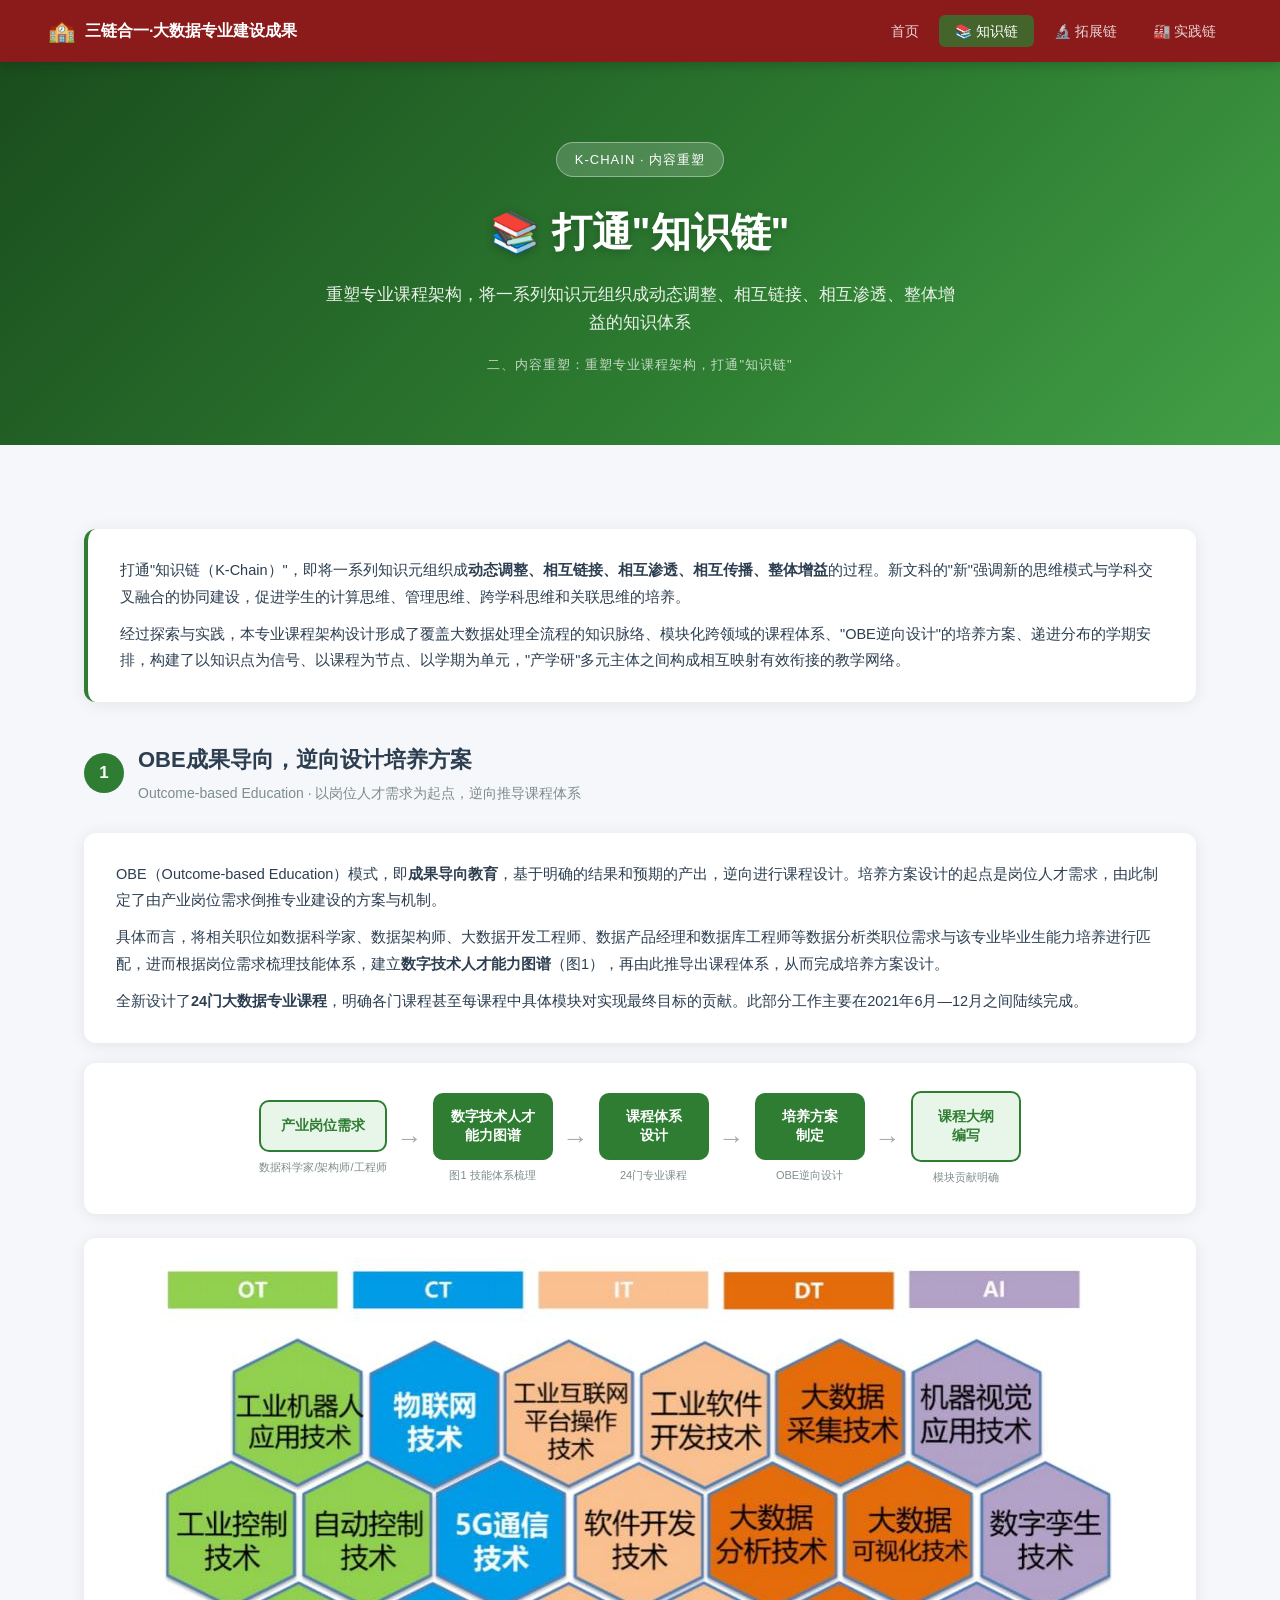
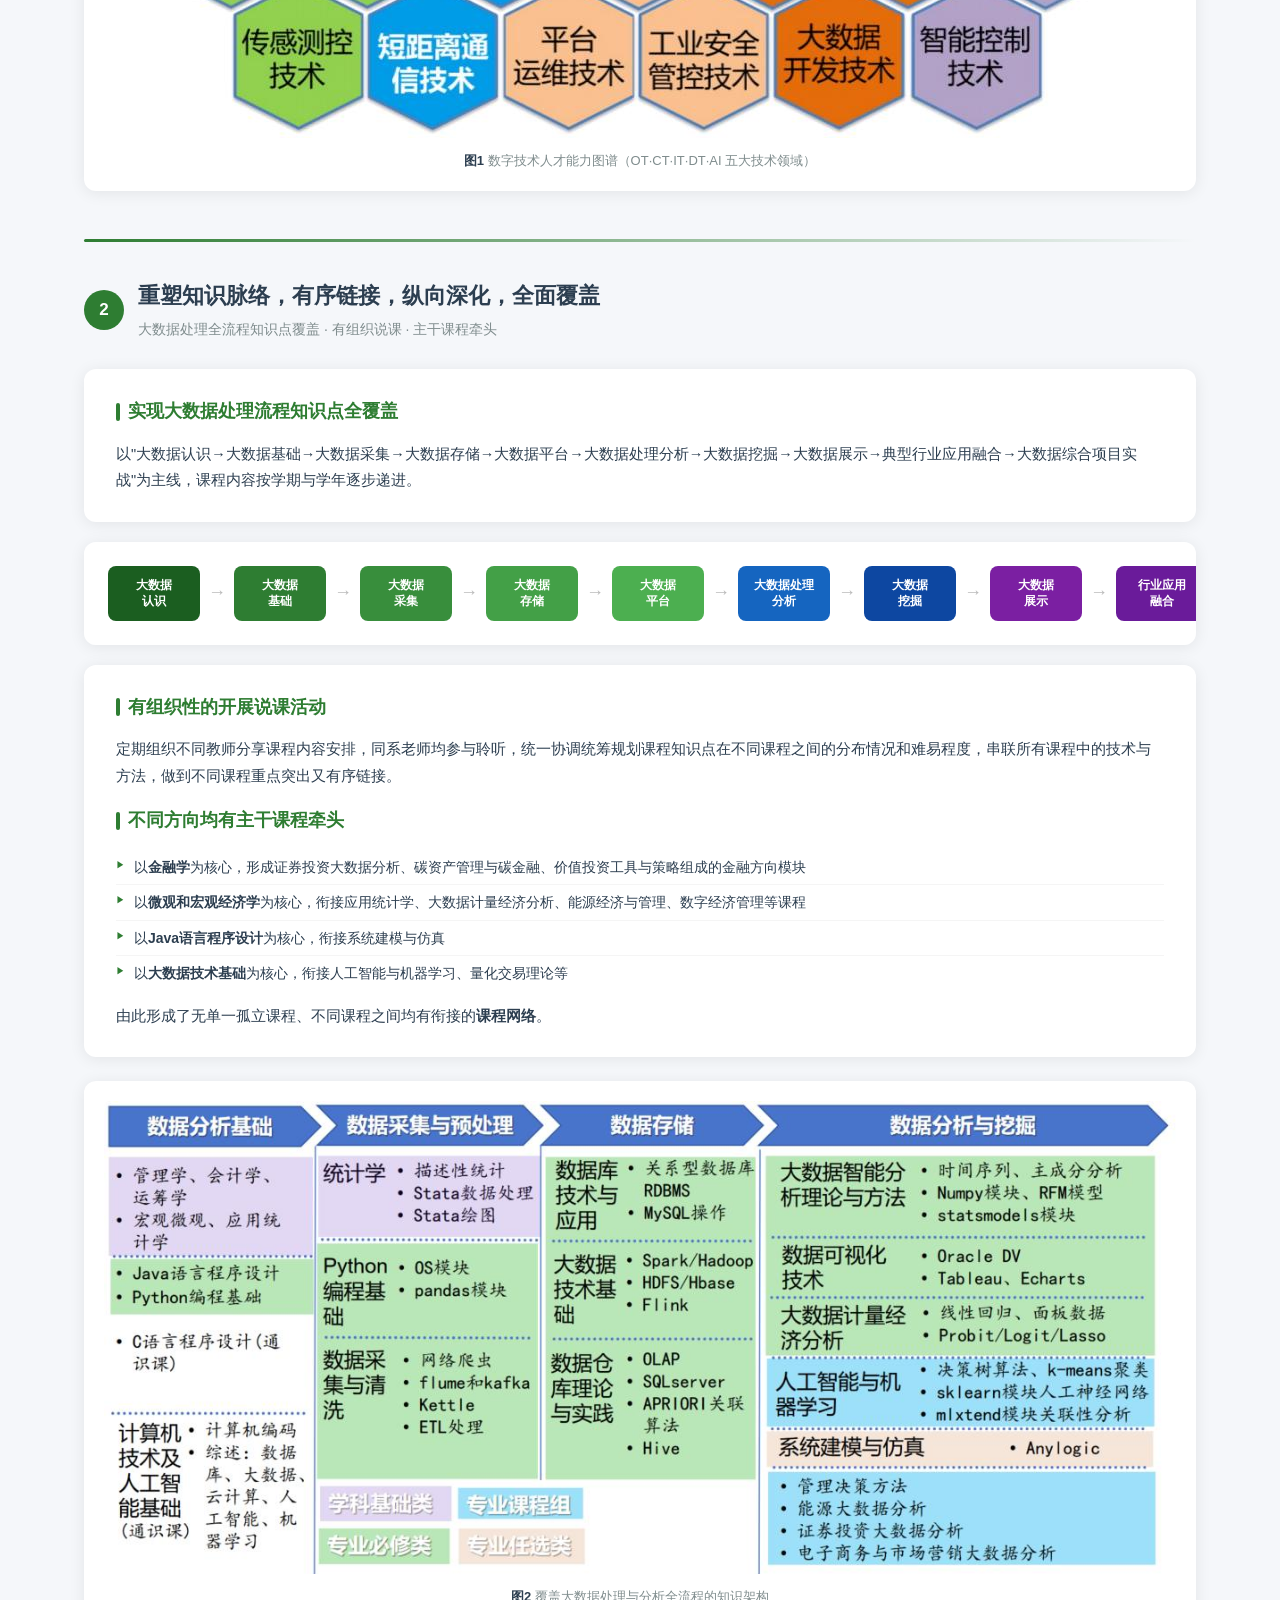
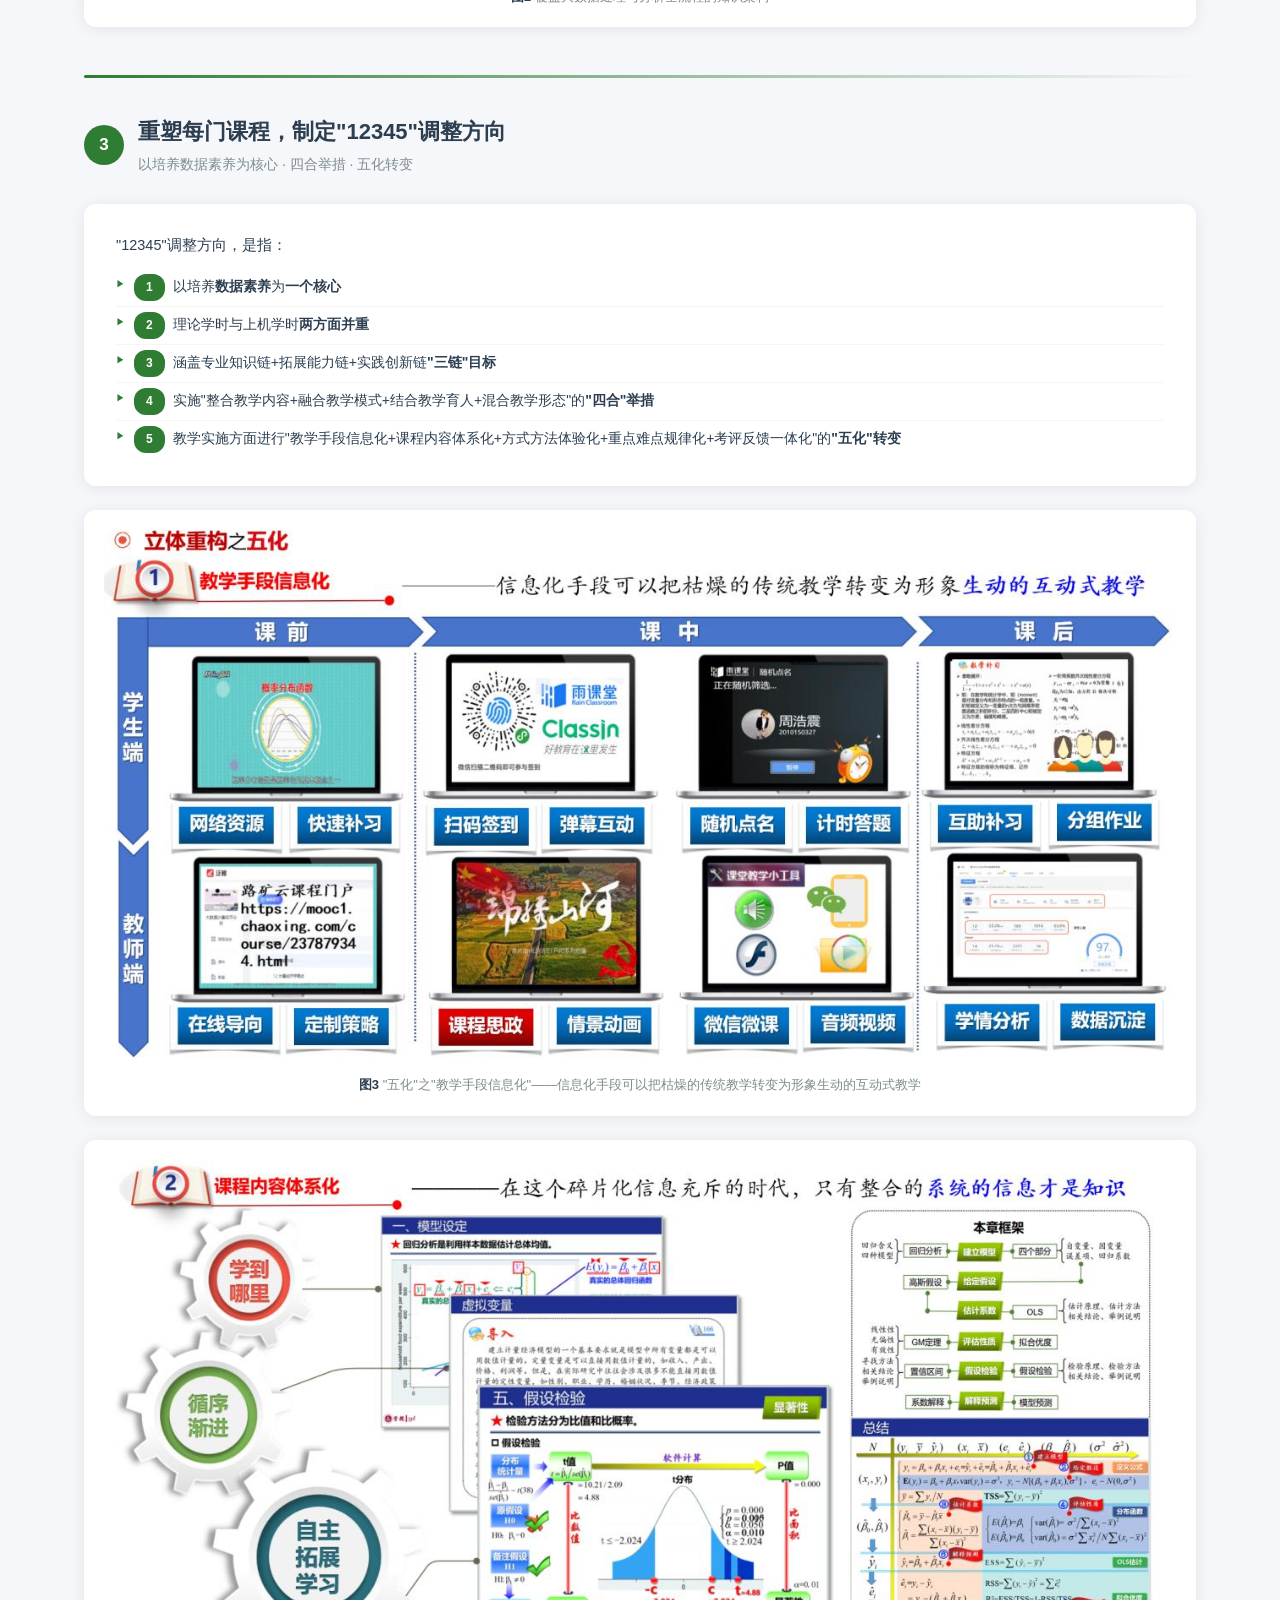
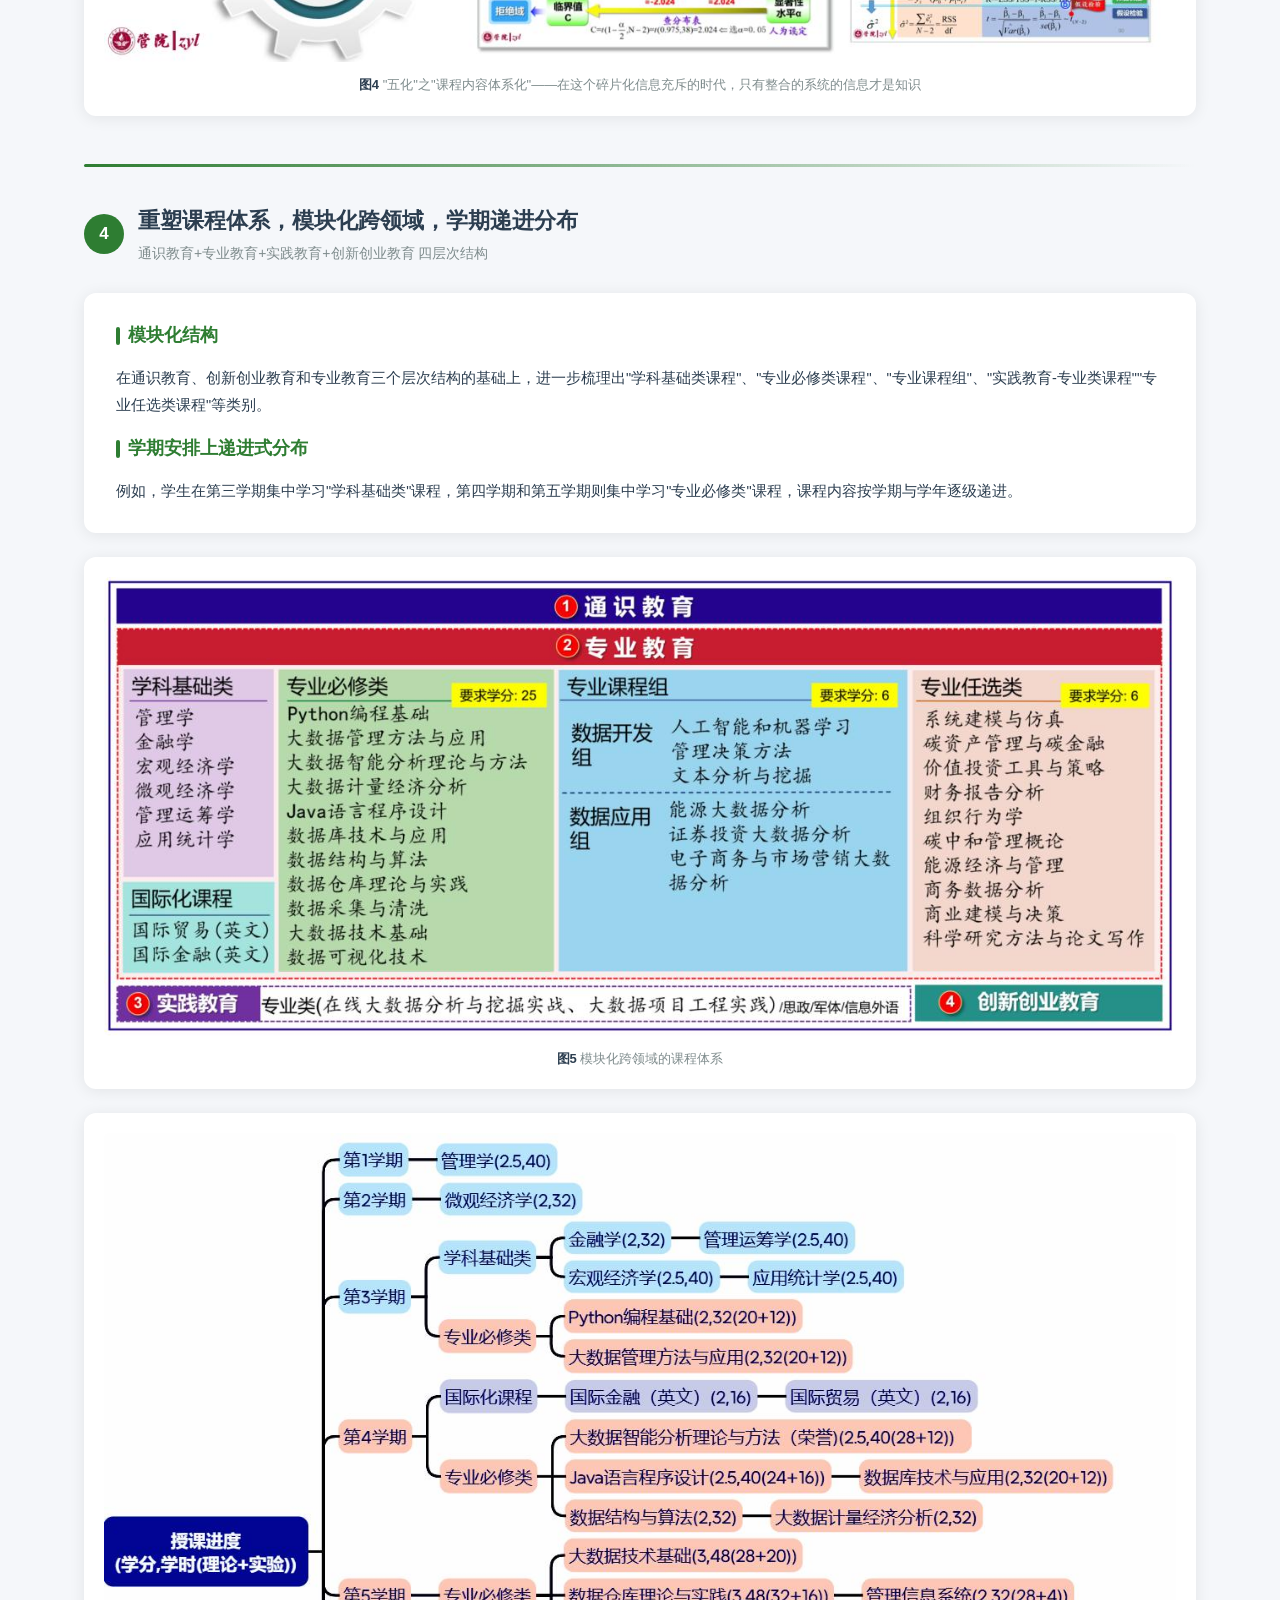
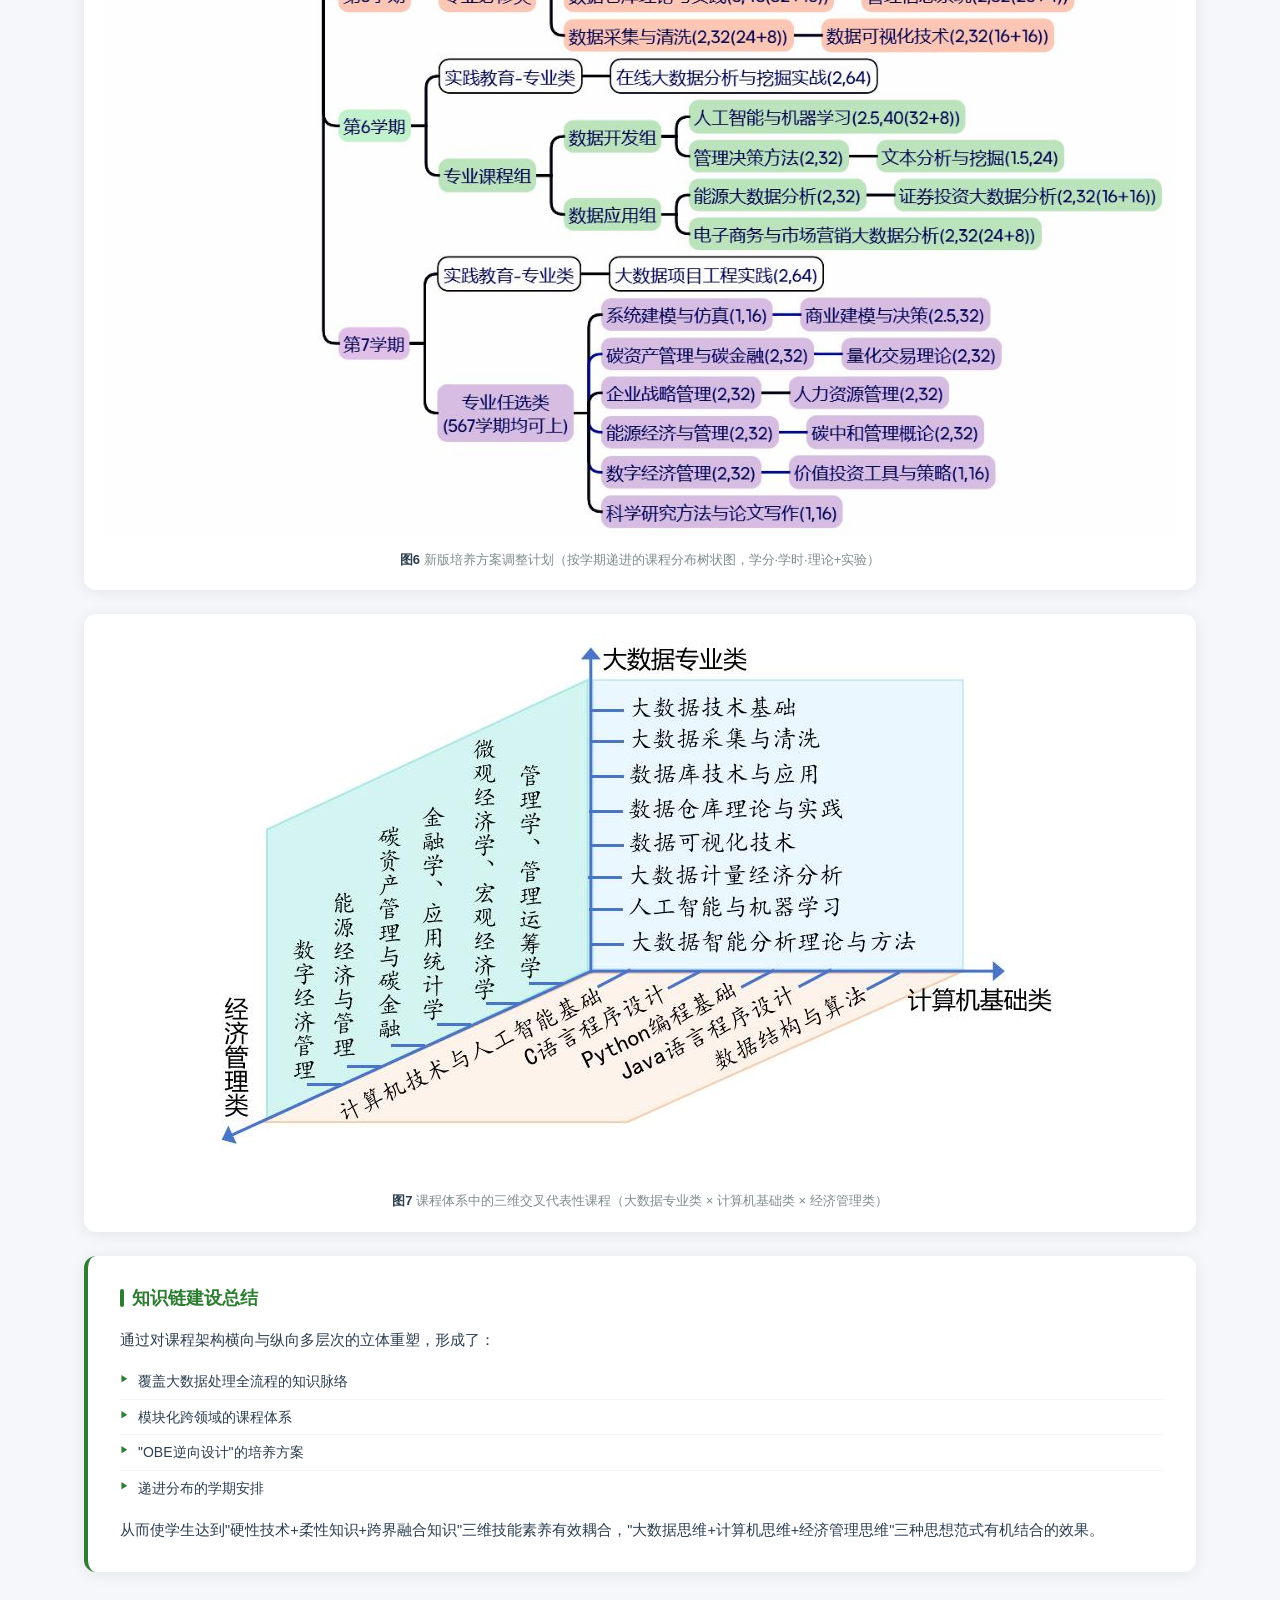
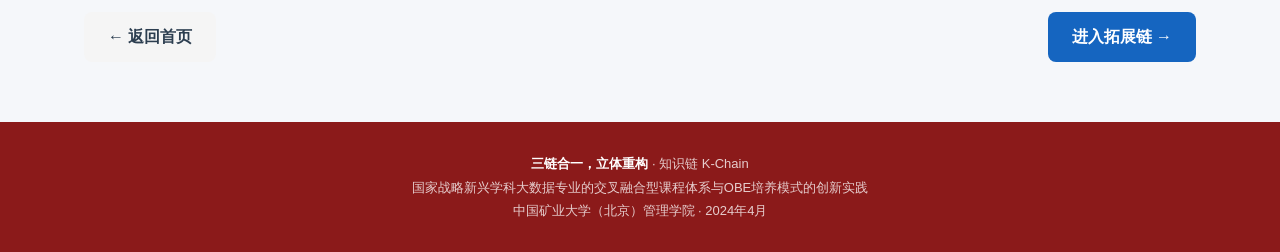
<file: knowledge-chain.html>
<!DOCTYPE html>
<html lang="zh-CN">
<head>
<meta charset="UTF-8">
<meta name="viewport" content="width=device-width, initial-scale=1.0">
<title>知识链 K-Chain — 内容重塑：重塑专业课程架构</title>
<link rel="stylesheet" href="style.css">
<style>
/* Page-level figure styling */
.fig-block {
  background: #fff;
  border-radius: var(--radius);
  box-shadow: var(--shadow);
  padding: 20px;
  margin: 24px 0;
  text-align: center;
}
.fig-block img {
  max-width: 100%;
  height: auto;
  border-radius: 6px;
  display: block;
  margin: 0 auto;
}
.fig-caption {
  margin-top: 12px;
  font-size: 13px;
  color: var(--text-light);
  font-weight: 500;
}
.fig-caption strong { color: var(--text); }

/* Two-column figure layout */
.fig-pair {
  display: grid;
  grid-template-columns: 1fr 1fr;
  gap: 20px;
  margin: 24px 0;
}

/* Content text blocks */
.content-card {
  background: #fff;
  border-radius: var(--radius);
  box-shadow: var(--shadow);
  padding: 28px 32px;
  margin-bottom: 12px;
}
.content-card h3 {
  font-size: 18px;
  font-weight: 700;
  margin-bottom: 14px;
  color: var(--k-chain);
  display: flex;
  align-items: center;
  gap: 8px;
}
.content-card h3::before {
  content: '';
  display: inline-block;
  width: 4px;
  height: 18px;
  background: var(--k-chain);
  border-radius: 2px;
  flex-shrink: 0;
}
.content-card p {
  font-size: 14.5px;
  line-height: 1.85;
  color: var(--text);
  margin-bottom: 10px;
}
.content-card p:last-child { margin-bottom: 0; }
.content-card ul {
  list-style: none;
  margin-top: 6px;
}
.content-card ul li {
  font-size: 14px;
  line-height: 1.75;
  padding: 5px 0 5px 18px;
  position: relative;
  color: var(--text);
  border-bottom: 1px solid #f5f5f5;
}
.content-card ul li:last-child { border-bottom: none; }
.content-card ul li::before {
  content: '▶';
  position: absolute;
  left: 0;
  font-size: 9px;
  color: var(--k-chain);
  top: 8px;
}

/* Section divider */
.sec-divider {
  height: 3px;
  background: linear-gradient(to right, var(--k-chain), transparent);
  border-radius: 2px;
  margin: 48px 0 36px;
}

/* OBE Flow */
.obe-flow {
  display: flex;
  align-items: center;
  justify-content: center;
  gap: 0;
  flex-wrap: wrap;
  background: #fff;
  border-radius: var(--radius);
  box-shadow: var(--shadow);
  padding: 28px 24px;
  margin: 20px 0;
}
.obe-step {
  text-align: center;
  flex-shrink: 0;
}
.obe-box {
  background: var(--k-chain);
  color: #fff;
  padding: 14px 18px;
  border-radius: 10px;
  font-size: 14px;
  font-weight: 700;
  min-width: 110px;
  line-height: 1.4;
}
.obe-box.light { background: #e8f5e9; color: var(--k-chain); border: 2px solid var(--k-chain); }
.obe-arrow { font-size: 26px; color: #aaa; padding: 0 10px; }
.obe-step small { display: block; font-size: 11px; color: var(--text-light); margin-top: 6px; }

/* Knowledge pipeline */
.kpipe {
  background: #fff;
  border-radius: var(--radius);
  box-shadow: var(--shadow);
  padding: 24px;
  overflow-x: auto;
  margin: 20px 0;
}
.kpipe-inner { display: flex; align-items: center; gap: 0; min-width: max-content; }
.kpipe-step { display: flex; align-items: center; }
.kpipe-node {
  padding: 11px 14px;
  border-radius: 8px;
  font-size: 12px;
  font-weight: 700;
  color: #fff;
  text-align: center;
  min-width: 92px;
  line-height: 1.35;
}
.kpipe-arrow { font-size: 18px; color: #bbb; padding: 0 8px; }

/* 12345 */
.fw-title-badge {
  display: inline-block;
  padding: 3px 12px;
  border-radius: 12px;
  font-size: 12px;
  font-weight: 700;
  background: var(--k-chain);
  color: #fff;
  margin-right: 8px;
}

@media (max-width: 768px) {
  .fig-pair { grid-template-columns: 1fr; }
  .obe-flow { flex-direction: column; gap: 8px; }
  .obe-arrow { transform: rotate(90deg); }
}
</style>
</head>
<body>

<nav>
  <a class="nav-brand" href="index.html">
    <span class="logo">🏫</span>
    三链合一·大数据专业建设成果
  </a>
  <ul class="nav-links">
    <li><a href="index.html">首页</a></li>
    <li><a href="knowledge-chain.html" class="nav-k">📚 知识链</a></li>
    <li><a href="extension-chain.html">🔬 拓展链</a></li>
    <li><a href="practice-chain.html">🏭 实践链</a></li>
  </ul>
</nav>

<div class="hero k-hero">
  <div class="hero-badge">K-CHAIN · 内容重塑</div>
  <h1>📚 打通"知识链"</h1>
  <p class="subtitle">重塑专业课程架构，将一系列知识元组织成动态调整、相互链接、相互渗透、整体增益的知识体系</p>
  <p class="hero-meta">二、内容重塑：重塑专业课程架构，打通"知识链"</p>
</div>

<main>

  <!-- Overview -->
  <div class="content-card" style="margin-top:40px; border-left: 4px solid var(--k-chain);">
    <p>打通"知识链（K-Chain）"，即将一系列知识元组织成<strong>动态调整、相互链接、相互渗透、相互传播、整体增益</strong>的过程。新文科的"新"强调新的思维模式与学科交叉融合的协同建设，促进学生的计算思维、管理思维、跨学科思维和关联思维的培养。</p>
    <p>经过探索与实践，本专业课程架构设计形成了覆盖大数据处理全流程的知识脉络、模块化跨领域的课程体系、"OBE逆向设计"的培养方案、递进分布的学期安排，构建了以知识点为信号、以课程为节点、以学期为单元，"产学研"多元主体之间构成相互映射有效衔接的教学网络。</p>
  </div>

  <!-- Section 1: OBE -->
  <div class="section-header" style="margin-top: 40px;">
    <div class="section-num k">1</div>
    <div>
      <div class="section-title">OBE成果导向，逆向设计培养方案</div>
      <div class="section-sub">Outcome-based Education · 以岗位人才需求为起点，逆向推导课程体系</div>
    </div>
  </div>

  <div class="content-card">
    <p>OBE（Outcome-based Education）模式，即<strong>成果导向教育</strong>，基于明确的结果和预期的产出，逆向进行课程设计。培养方案设计的起点是岗位人才需求，由此制定了由产业岗位需求倒推专业建设的方案与机制。</p>
    <p>具体而言，将相关职位如数据科学家、数据架构师、大数据开发工程师、数据产品经理和数据库工程师等数据分析类职位需求与该专业毕业生能力培养进行匹配，进而根据岗位需求梳理技能体系，建立<strong>数字技术人才能力图谱</strong>（图1），再由此推导出课程体系，从而完成培养方案设计。</p>
    <p>全新设计了<strong>24门大数据专业课程</strong>，明确各门课程甚至每课程中具体模块对实现最终目标的贡献。此部分工作主要在2021年6月—12月之间陆续完成。</p>
  </div>

  <!-- OBE Flow -->
  <div class="obe-flow">
    <div class="obe-step">
      <div class="obe-box light">产业岗位需求</div>
      <small>数据科学家/架构师/工程师</small>
    </div>
    <span class="obe-arrow">→</span>
    <div class="obe-step">
      <div class="obe-box">数字技术人才<br>能力图谱</div>
      <small>图1 技能体系梳理</small>
    </div>
    <span class="obe-arrow">→</span>
    <div class="obe-step">
      <div class="obe-box">课程体系<br>设计</div>
      <small>24门专业课程</small>
    </div>
    <span class="obe-arrow">→</span>
    <div class="obe-step">
      <div class="obe-box">培养方案<br>制定</div>
      <small>OBE逆向设计</small>
    </div>
    <span class="obe-arrow">→</span>
    <div class="obe-step">
      <div class="obe-box light">课程大纲<br>编写</div>
      <small>模块贡献明确</small>
    </div>
  </div>

  <!-- Figure 1 -->
  <div class="fig-block">
    <img src="images/fig_p04_1.jpeg" alt="图1 数字技术人才能力图谱">
    <div class="fig-caption"><strong>图1</strong> 数字技术人才能力图谱（OT·CT·IT·DT·AI 五大技术领域）</div>
  </div>

  <div class="sec-divider"></div>

  <!-- Section 2: Knowledge Pipeline -->
  <div class="section-header">
    <div class="section-num k">2</div>
    <div>
      <div class="section-title">重塑知识脉络，有序链接，纵向深化，全面覆盖</div>
      <div class="section-sub">大数据处理全流程知识点覆盖 · 有组织说课 · 主干课程牵头</div>
    </div>
  </div>

  <div class="content-card">
    <h3>实现大数据处理流程知识点全覆盖</h3>
    <p>以"大数据认识→大数据基础→大数据采集→大数据存储→大数据平台→大数据处理分析→大数据挖掘→大数据展示→典型行业应用融合→大数据综合项目实战"为主线，课程内容按学期与学年逐步递进。</p>
  </div>

  <!-- Pipeline -->
  <div class="kpipe">
    <div class="kpipe-inner">
      <div class="kpipe-step"><div class="kpipe-node" style="background:#1B5E20;">大数据<br>认识</div><span class="kpipe-arrow">→</span></div>
      <div class="kpipe-step"><div class="kpipe-node" style="background:#2E7D32;">大数据<br>基础</div><span class="kpipe-arrow">→</span></div>
      <div class="kpipe-step"><div class="kpipe-node" style="background:#388E3C;">大数据<br>采集</div><span class="kpipe-arrow">→</span></div>
      <div class="kpipe-step"><div class="kpipe-node" style="background:#43A047;">大数据<br>存储</div><span class="kpipe-arrow">→</span></div>
      <div class="kpipe-step"><div class="kpipe-node" style="background:#4CAF50;">大数据<br>平台</div><span class="kpipe-arrow">→</span></div>
      <div class="kpipe-step"><div class="kpipe-node" style="background:#1565C0;">大数据处理<br>分析</div><span class="kpipe-arrow">→</span></div>
      <div class="kpipe-step"><div class="kpipe-node" style="background:#0D47A1;">大数据<br>挖掘</div><span class="kpipe-arrow">→</span></div>
      <div class="kpipe-step"><div class="kpipe-node" style="background:#7B1FA2;">大数据<br>展示</div><span class="kpipe-arrow">→</span></div>
      <div class="kpipe-step"><div class="kpipe-node" style="background:#6A1B9A;">行业应用<br>融合</div><span class="kpipe-arrow">→</span></div>
      <div class="kpipe-step"><div class="kpipe-node" style="background:#8B1A1A;">综合项目<br>实战</div></div>
    </div>
  </div>

  <div class="content-card">
    <h3>有组织性的开展说课活动</h3>
    <p>定期组织不同教师分享课程内容安排，同系老师均参与聆听，统一协调统筹规划课程知识点在不同课程之间的分布情况和难易程度，串联所有课程中的技术与方法，做到不同课程重点突出又有序链接。</p>
    <h3 style="margin-top:16px;">不同方向均有主干课程牵头</h3>
    <ul>
      <li>以<strong>金融学</strong>为核心，形成证券投资大数据分析、碳资产管理与碳金融、价值投资工具与策略组成的金融方向模块</li>
      <li>以<strong>微观和宏观经济学</strong>为核心，衔接应用统计学、大数据计量经济分析、能源经济与管理、数字经济管理等课程</li>
      <li>以<strong>Java语言程序设计</strong>为核心，衔接系统建模与仿真</li>
      <li>以<strong>大数据技术基础</strong>为核心，衔接人工智能与机器学习、量化交易理论等</li>
    </ul>
    <p style="margin-top:12px;">由此形成了无单一孤立课程、不同课程之间均有衔接的<strong>课程网络</strong>。</p>
  </div>

  <!-- Figure 2 -->
  <div class="fig-block">
    <img src="images/fig_p05_1.jpeg" alt="图2 覆盖大数据处理与分析全流程的知识架构">
    <div class="fig-caption"><strong>图2</strong> 覆盖大数据处理与分析全流程的知识架构</div>
  </div>

  <div class="sec-divider"></div>

  <!-- Section 3: 12345 -->
  <div class="section-header">
    <div class="section-num k">3</div>
    <div>
      <div class="section-title">重塑每门课程，制定"12345"调整方向</div>
      <div class="section-sub">以培养数据素养为核心 · 四合举措 · 五化转变</div>
    </div>
  </div>

  <div class="content-card">
    <p>"12345"调整方向，是指：</p>
    <ul>
      <li><span class="fw-title-badge">1</span>以培养<strong>数据素养</strong>为<strong>一个核心</strong></li>
      <li><span class="fw-title-badge">2</span>理论学时与上机学时<strong>两方面并重</strong></li>
      <li><span class="fw-title-badge">3</span>涵盖专业知识链+拓展能力链+实践创新链<strong>"三链"目标</strong></li>
      <li><span class="fw-title-badge">4</span>实施"整合教学内容+融合教学模式+结合教学育人+混合教学形态"的<strong>"四合"举措</strong></li>
      <li><span class="fw-title-badge">5</span>教学实施方面进行"教学手段信息化+课程内容体系化+方式方法体验化+重点难点规律化+考评反馈一体化"的<strong>"五化"转变</strong></li>
    </ul>
  </div>

  <!-- Figure 3: 教学手段信息化 -->
  <div class="fig-block">
    <img src="images/fig_p05_2.jpeg" alt='图3 "五化"之"教学手段信息化"'>
    <div class="fig-caption"><strong>图3</strong> "五化"之"教学手段信息化"——信息化手段可以把枯燥的传统教学转变为形象生动的互动式教学</div>
  </div>

  <!-- Figure 4: 课程内容体系化 -->
  <div class="fig-block">
    <img src="images/fig_p06_1.jpeg" alt='图4 "五化"之"课程内容体系化"'>
    <div class="fig-caption"><strong>图4</strong> "五化"之"课程内容体系化"——在这个碎片化信息充斥的时代，只有整合的系统的信息才是知识</div>
  </div>

  <div class="sec-divider"></div>

  <!-- Section 4: Course System -->
  <div class="section-header">
    <div class="section-num k">4</div>
    <div>
      <div class="section-title">重塑课程体系，模块化跨领域，学期递进分布</div>
      <div class="section-sub">通识教育+专业教育+实践教育+创新创业教育 四层次结构</div>
    </div>
  </div>

  <div class="content-card">
    <h3>模块化结构</h3>
    <p>在通识教育、创新创业教育和专业教育三个层次结构的基础上，进一步梳理出"学科基础类课程"、"专业必修类课程"、"专业课程组"、"实践教育-专业类课程""专业任选类课程"等类别。</p>
    <h3 style="margin-top:16px;">学期安排上递进式分布</h3>
    <p>例如，学生在第三学期集中学习"学科基础类"课程，第四学期和第五学期则集中学习"专业必修类"课程，课程内容按学期与学年逐级递进。</p>
  </div>

  <!-- Figure 5: 模块化课程体系 -->
  <div class="fig-block">
    <img src="images/fig_p06_2.jpeg" alt="图5 模块化跨领域的课程体系">
    <div class="fig-caption"><strong>图5</strong> 模块化跨领域的课程体系</div>
  </div>

  <!-- Figure 6: 培养方案调整计划 -->
  <div class="fig-block">
    <img src="images/fig_p07_1.jpeg" alt="图6 新版培养方案调整计划">
    <div class="fig-caption"><strong>图6</strong> 新版培养方案调整计划（按学期递进的课程分布树状图，学分·学时·理论+实验）</div>
  </div>

  <!-- Figure 7: 三维交叉课程 -->
  <div class="fig-block">
    <img src="images/fig_p07_2.jpeg" alt="图7 课程体系中的三维交叉代表性课程">
    <div class="fig-caption"><strong>图7</strong> 课程体系中的三维交叉代表性课程（大数据专业类 × 计算机基础类 × 经济管理类）</div>
  </div>

  <!-- Summary -->
  <div class="content-card" style="border-left: 4px solid var(--k-chain); margin-top: 24px;">
    <h3>知识链建设总结</h3>
    <p>通过对课程架构横向与纵向多层次的立体重塑，形成了：</p>
    <ul>
      <li>覆盖大数据处理全流程的知识脉络</li>
      <li>模块化跨领域的课程体系</li>
      <li>"OBE逆向设计"的培养方案</li>
      <li>递进分布的学期安排</li>
    </ul>
    <p style="margin-top:12px;">从而使学生达到"硬性技术+柔性知识+跨界融合知识"三维技能素养有效耦合，"大数据思维+计算机思维+经济管理思维"三种思想范式有机结合的效果。</p>
  </div>

  <!-- Navigation -->
  <div style="display:flex; justify-content:space-between; margin-top: 40px;">
    <a href="index.html" style="text-decoration:none; padding:12px 24px; background:#f5f5f5; border-radius:8px; font-weight:600; color:var(--text);">← 返回首页</a>
    <a href="extension-chain.html" style="text-decoration:none; padding:12px 24px; background:var(--e-chain); border-radius:8px; font-weight:600; color:#fff;">进入拓展链 →</a>
  </div>

</main>

<footer>
  <strong>三链合一，立体重构</strong> · 知识链 K-Chain<br>
  国家战略新兴学科大数据专业的交叉融合型课程体系与OBE培养模式的创新实践<br>
  中国矿业大学（北京）管理学院 · 2024年4月
</footer>

</body>
</html>
</file>
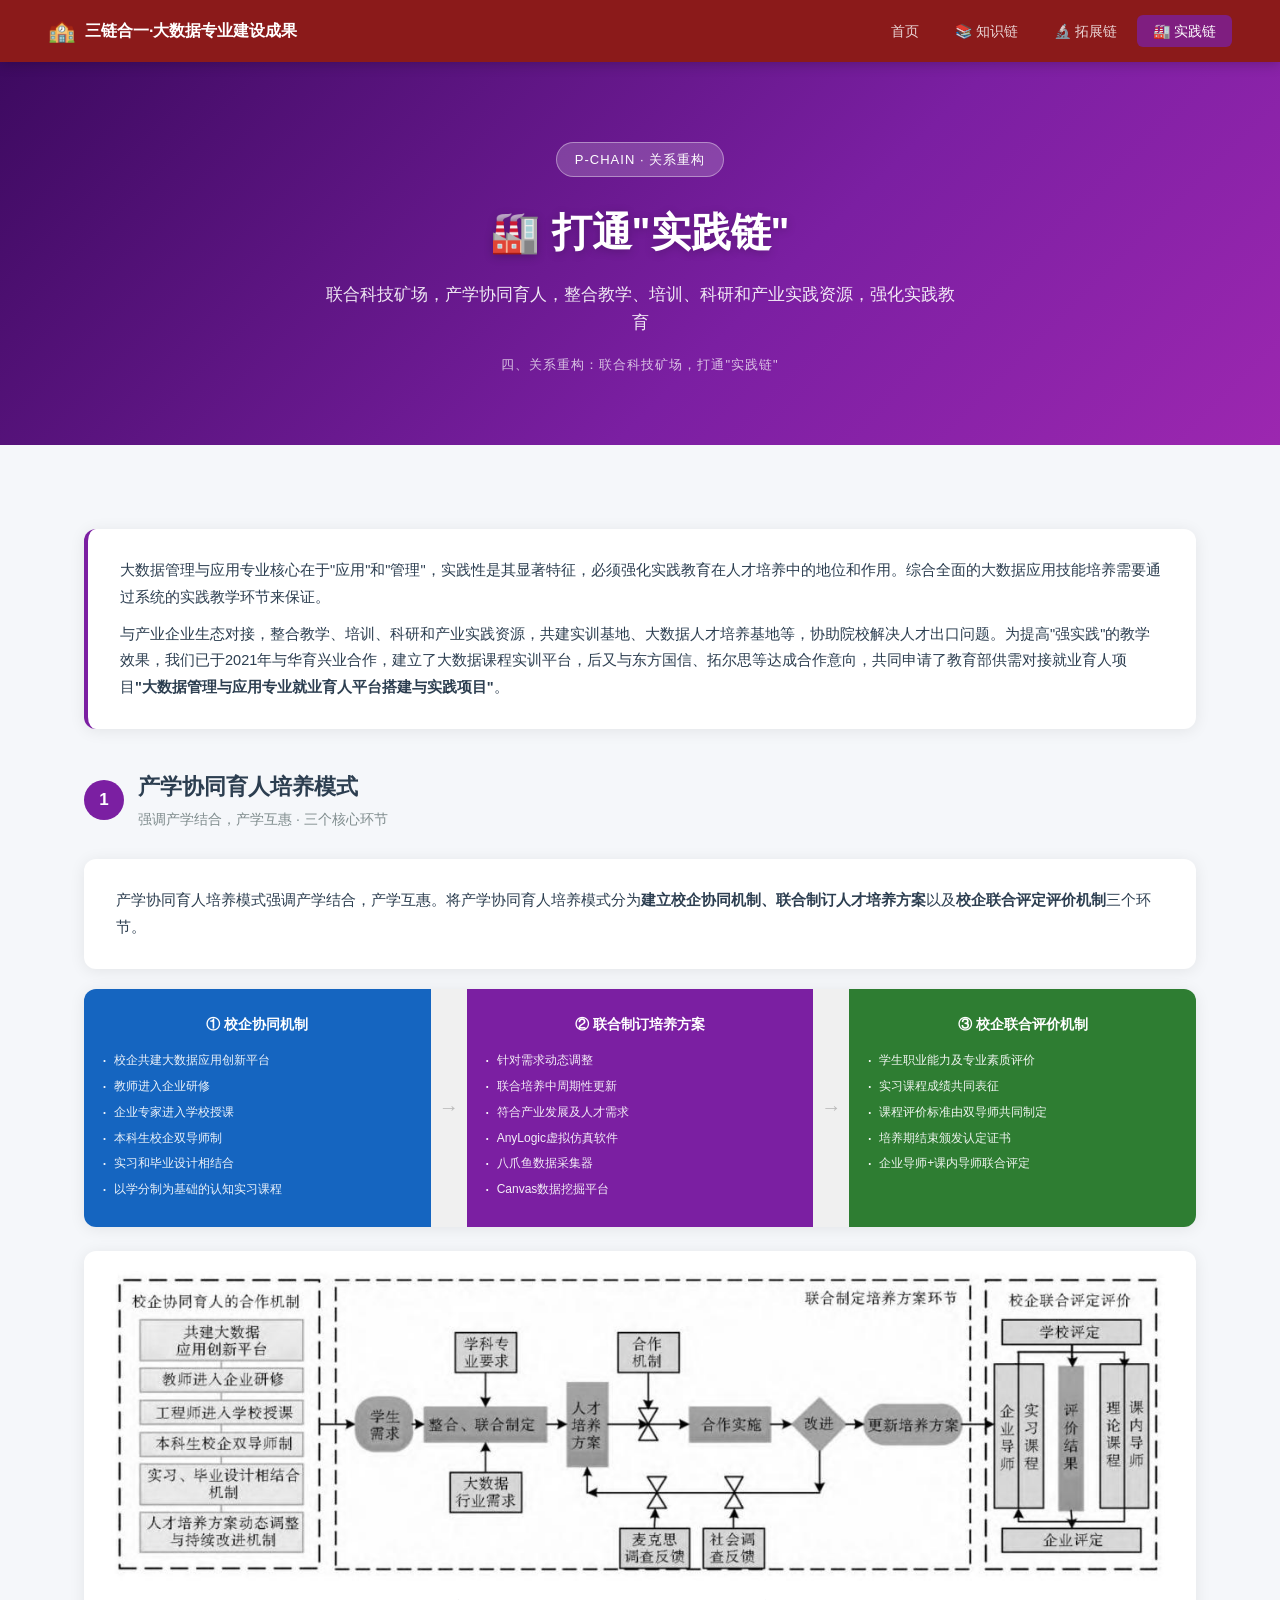
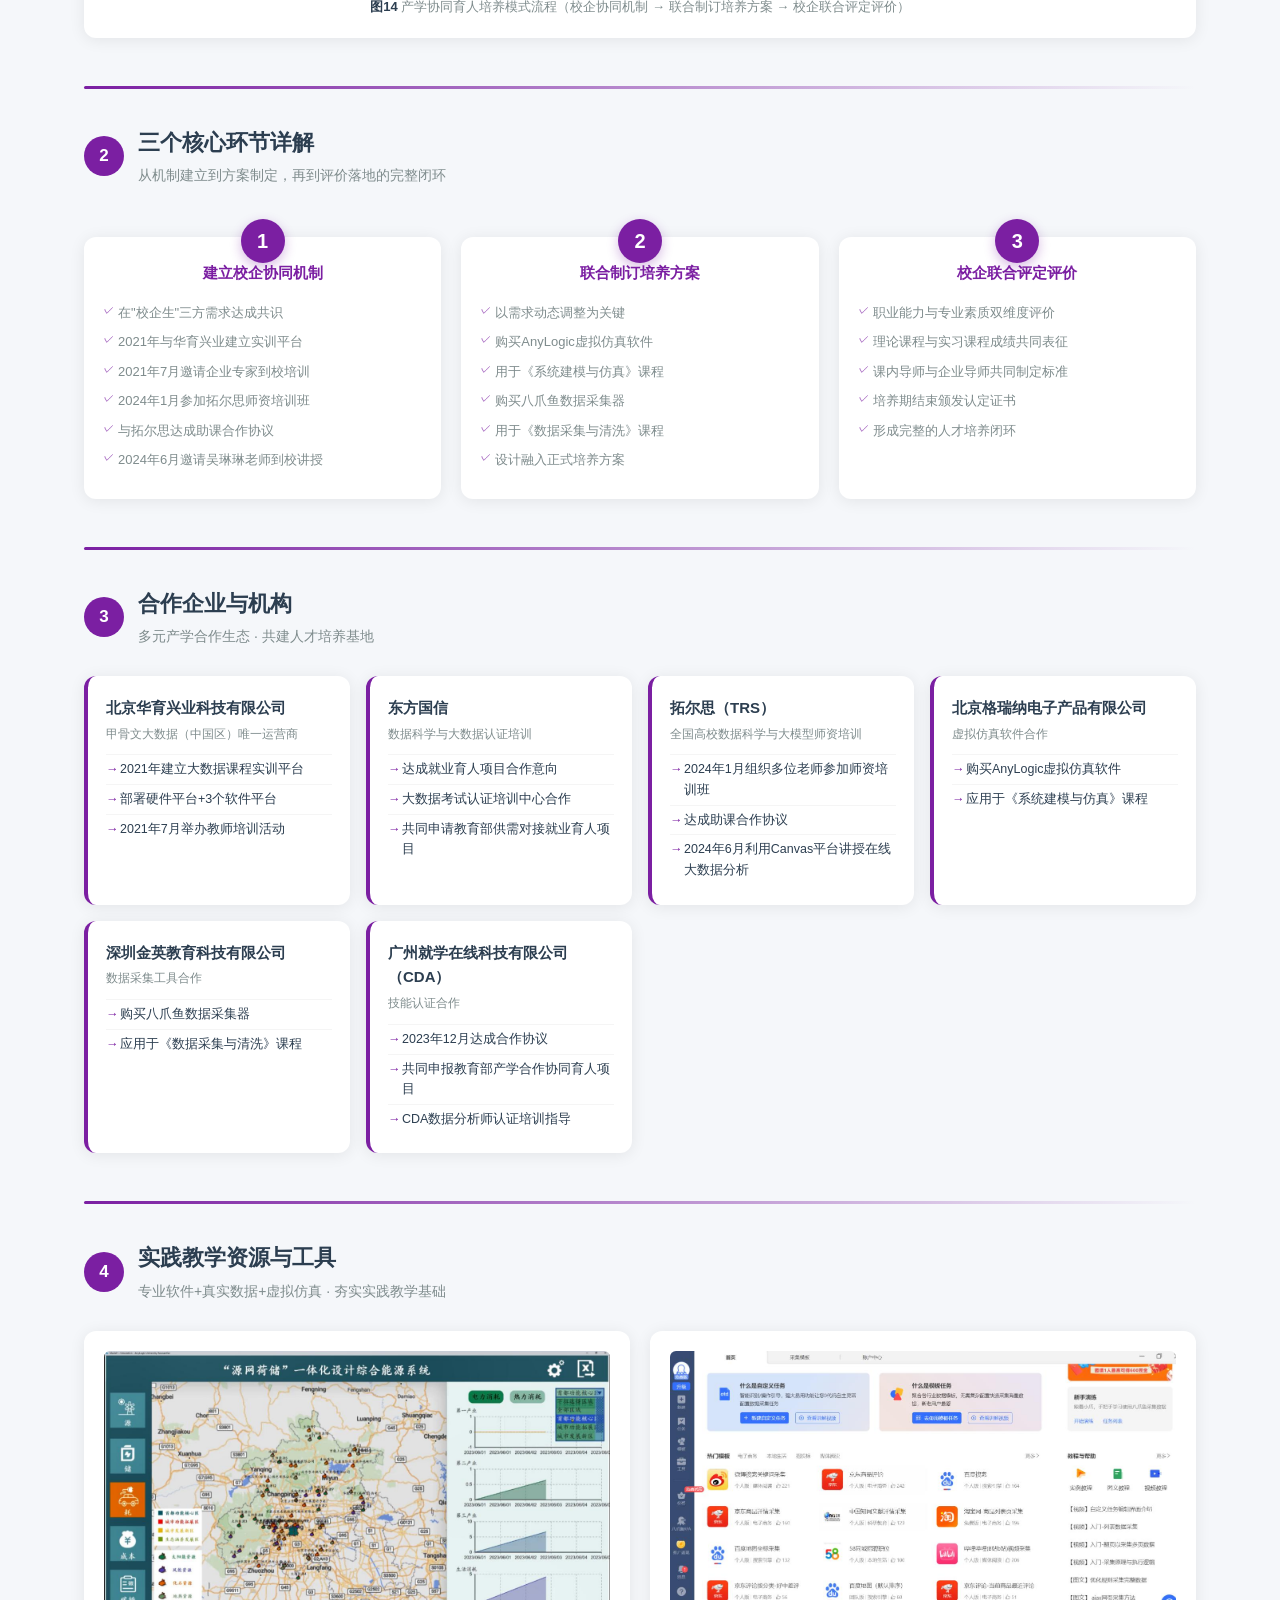
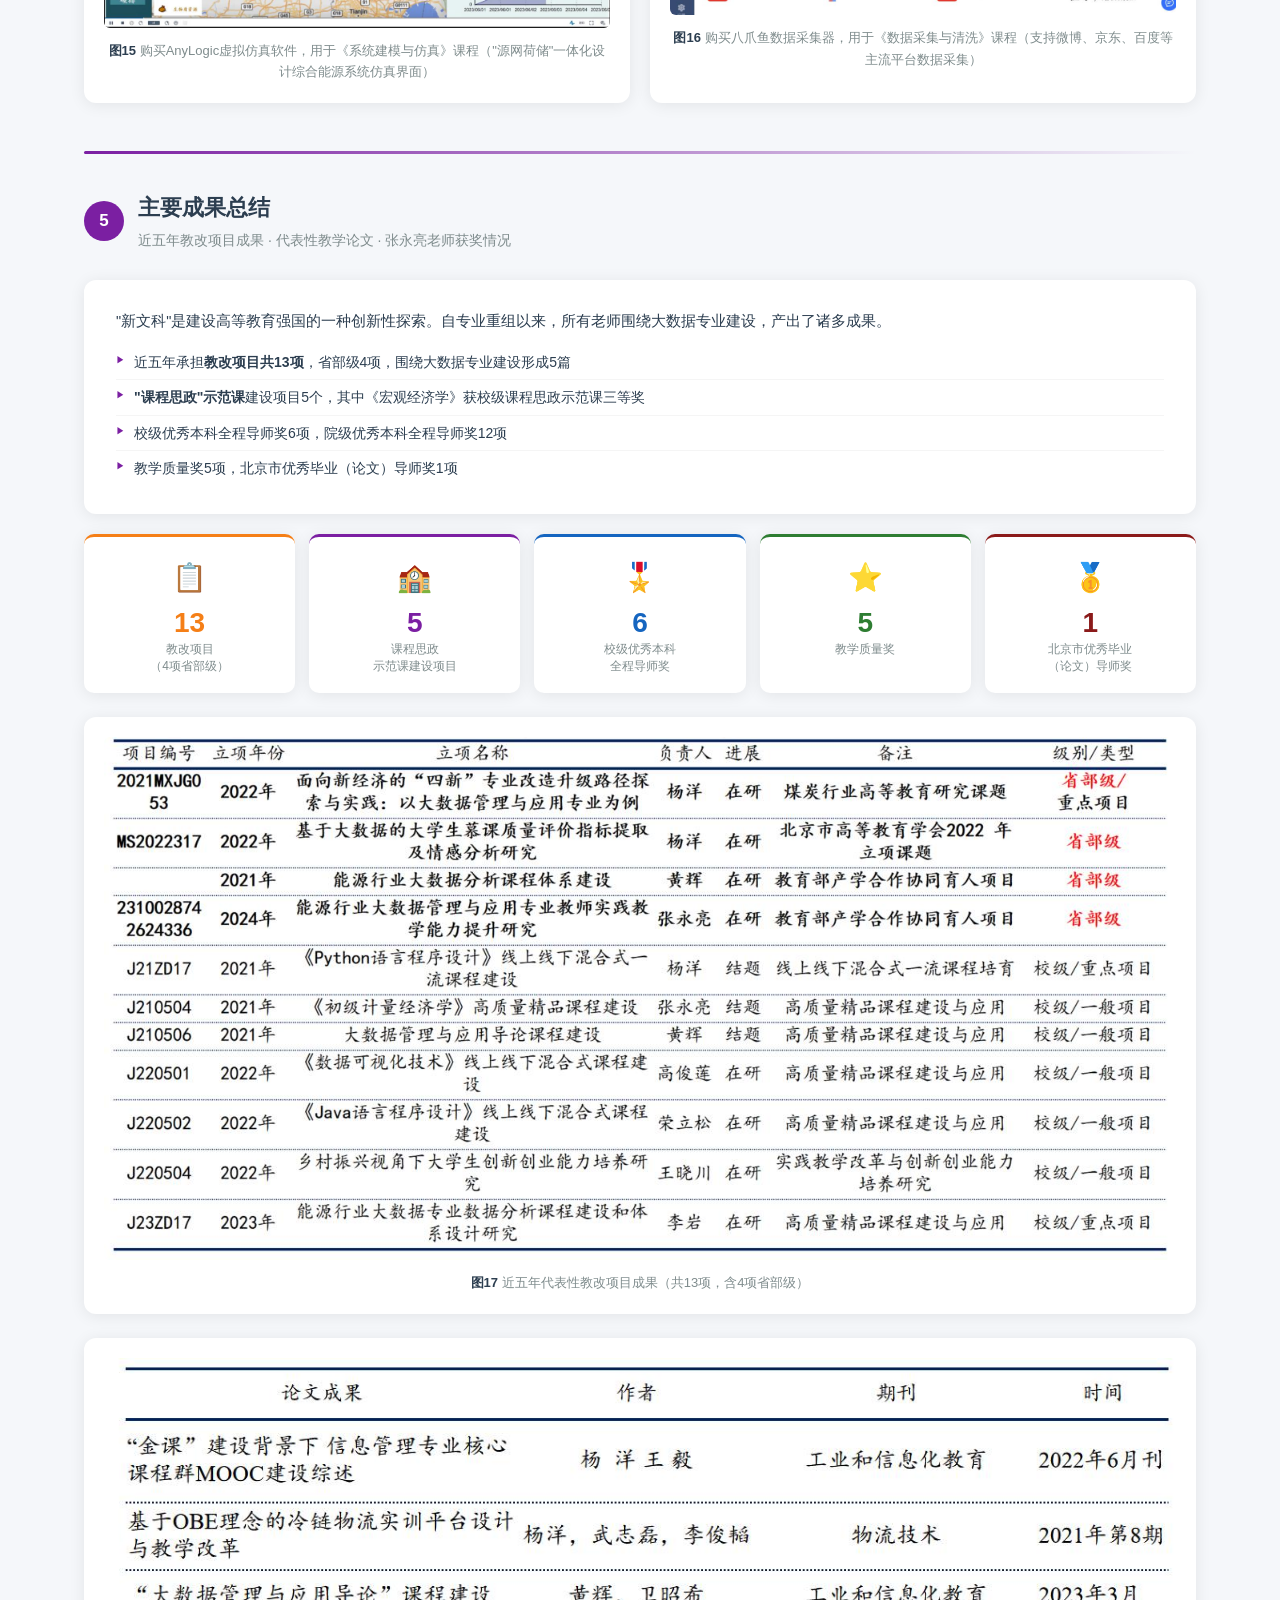
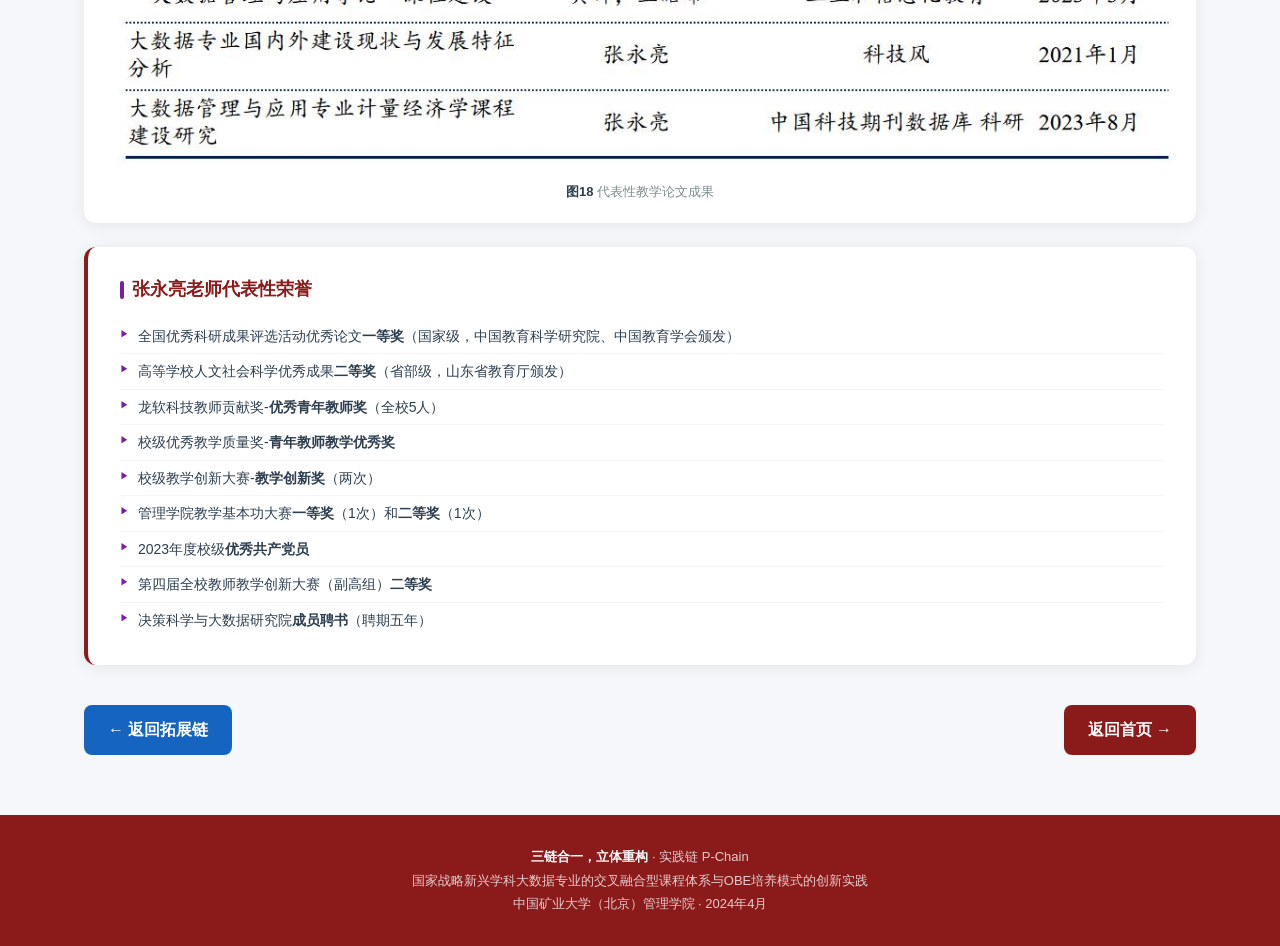
<file: practice-chain.html>
<!DOCTYPE html>
<html lang="zh-CN">
<head>
<meta charset="UTF-8">
<meta name="viewport" content="width=device-width, initial-scale=1.0">
<title>实践链 P-Chain — 关系重构：联合科技矿场</title>
<link rel="stylesheet" href="style.css">
<style>
.fig-block {
  background: #fff;
  border-radius: var(--radius);
  box-shadow: var(--shadow);
  padding: 20px;
  margin: 24px 0;
  text-align: center;
}
.fig-block img {
  max-width: 100%;
  height: auto;
  border-radius: 6px;
  display: block;
  margin: 0 auto;
}
.fig-caption {
  margin-top: 12px;
  font-size: 13px;
  color: var(--text-light);
  font-weight: 500;
}
.fig-caption strong { color: var(--text); }

.fig-pair {
  display: grid;
  grid-template-columns: 1fr 1fr;
  gap: 20px;
  margin: 24px 0;
}
.fig-pair .fig-block { margin: 0; }

.content-card {
  background: #fff;
  border-radius: var(--radius);
  box-shadow: var(--shadow);
  padding: 28px 32px;
  margin-bottom: 12px;
}
.content-card h3 {
  font-size: 18px;
  font-weight: 700;
  margin-bottom: 14px;
  color: var(--p-chain);
  display: flex;
  align-items: center;
  gap: 8px;
}
.content-card h3::before {
  content: '';
  display: inline-block;
  width: 4px;
  height: 18px;
  background: var(--p-chain);
  border-radius: 2px;
  flex-shrink: 0;
}
.content-card p { font-size: 14.5px; line-height: 1.85; color: var(--text); margin-bottom: 10px; }
.content-card p:last-child { margin-bottom: 0; }
.content-card ul { list-style: none; margin-top: 6px; }
.content-card ul li {
  font-size: 14px;
  line-height: 1.75;
  padding: 5px 0 5px 18px;
  position: relative;
  color: var(--text);
  border-bottom: 1px solid #f5f5f5;
}
.content-card ul li:last-child { border-bottom: none; }
.content-card ul li::before {
  content: '▶';
  position: absolute;
  left: 0;
  font-size: 9px;
  color: var(--p-chain);
  top: 8px;
}

.sec-divider {
  height: 3px;
  background: linear-gradient(to right, var(--p-chain), transparent);
  border-radius: 2px;
  margin: 48px 0 36px;
}

/* Three Steps */
.three-steps {
  display: grid;
  grid-template-columns: repeat(3, 1fr);
  gap: 20px;
  margin: 28px 0;
}
.step-card-p {
  background: #fff;
  border-radius: var(--radius);
  box-shadow: var(--shadow);
  padding: 24px 20px;
  position: relative;
  margin-top: 22px;
}
.step-badge-p {
  position: absolute;
  top: -18px;
  left: 50%;
  transform: translateX(-50%);
  width: 44px; height: 44px;
  border-radius: 50%;
  background: var(--p-chain);
  color: #fff;
  display: flex;
  align-items: center;
  justify-content: center;
  font-size: 20px;
  font-weight: 800;
  box-shadow: 0 4px 12px rgba(123,31,162,0.3);
}
.step-card-p h3 {
  font-size: 15px;
  font-weight: 700;
  color: var(--p-chain);
  margin-bottom: 12px;
  text-align: center;
}
.step-card-p ul { list-style: none; }
.step-card-p ul li {
  font-size: 13px;
  color: var(--text-light);
  padding: 4px 0 4px 14px;
  position: relative;
}
.step-card-p ul li::before {
  content: '✓';
  position: absolute;
  left: 0;
  font-size: 10px;
  color: var(--p-chain);
}

/* Partner cards */
.partner-grid-p {
  display: grid;
  grid-template-columns: repeat(auto-fit, minmax(240px, 1fr));
  gap: 16px;
  margin: 20px 0;
}
.pcard {
  background: #fff;
  border-radius: var(--radius);
  box-shadow: var(--shadow);
  padding: 20px 18px;
  border-left: 4px solid var(--p-chain);
}
.pcard h4 { font-weight: 700; font-size: 15px; color: var(--text); margin-bottom: 4px; }
.pcard .prole { font-size: 12px; color: var(--text-light); margin-bottom: 10px; }
.pcard .pitem {
  font-size: 12.5px;
  color: var(--text);
  padding: 4px 0 4px 14px;
  position: relative;
  border-top: 1px solid #f5f5f5;
}
.pcard .pitem:first-of-type { border-top: none; }
.pcard .pitem::before { content: '→'; position: absolute; left: 0; color: var(--p-chain); }

/* Collab flow visual */
.collab-visual {
  display: flex;
  align-items: stretch;
  background: #fff;
  border-radius: var(--radius);
  box-shadow: var(--shadow);
  overflow: hidden;
  margin: 20px 0;
}
.cv-stage {
  flex: 1;
  padding: 24px 18px;
  color: #fff;
}
.cv-stage h3 { font-size: 14px; font-weight: 700; margin-bottom: 12px; text-align: center; }
.cv-stage ul { list-style: none; }
.cv-stage ul li { font-size: 12px; opacity: 0.92; padding: 3px 0 3px 12px; position: relative; }
.cv-stage ul li::before { content: '·'; position: absolute; left: 0; font-size: 18px; line-height: 1; }
.cv1 { background: #1565C0; }
.cv2 { background: #7B1FA2; }
.cv3 { background: #2E7D32; }
.cv-arrow {
  width: 36px;
  background: #f0f0f0;
  display: flex;
  align-items: center;
  justify-content: center;
  font-size: 20px;
  color: #bbb;
  flex-shrink: 0;
}

/* Outcome tiles */
.outcome-grid {
  display: grid;
  grid-template-columns: repeat(auto-fit, minmax(200px, 1fr));
  gap: 14px;
  margin: 20px 0;
}
.outcome-tile {
  background: #fff;
  border-radius: 10px;
  box-shadow: var(--shadow);
  padding: 18px 16px;
  border-top: 3px solid;
  text-align: center;
}
.outcome-tile .ot-icon { font-size: 28px; margin-bottom: 8px; }
.outcome-tile .ot-num { font-size: 28px; font-weight: 800; line-height: 1; margin-bottom: 4px; }
.outcome-tile .ot-label { font-size: 12px; color: var(--text-light); line-height: 1.4; }

@media (max-width: 768px) {
  .three-steps { grid-template-columns: 1fr; }
  .collab-visual { flex-direction: column; }
  .cv-arrow { width: 100%; height: 30px; }
  .fig-pair { grid-template-columns: 1fr; }
}
</style>
</head>
<body>

<nav>
  <a class="nav-brand" href="index.html">
    <span class="logo">🏫</span>
    三链合一·大数据专业建设成果
  </a>
  <ul class="nav-links">
    <li><a href="index.html">首页</a></li>
    <li><a href="knowledge-chain.html">📚 知识链</a></li>
    <li><a href="extension-chain.html">🔬 拓展链</a></li>
    <li><a href="practice-chain.html" class="nav-p">🏭 实践链</a></li>
  </ul>
</nav>

<div class="hero p-hero">
  <div class="hero-badge">P-CHAIN · 关系重构</div>
  <h1>🏭 打通"实践链"</h1>
  <p class="subtitle">联合科技矿场，产学协同育人，整合教学、培训、科研和产业实践资源，强化实践教育</p>
  <p class="hero-meta">四、关系重构：联合科技矿场，打通"实践链"</p>
</div>

<main>

  <!-- Overview -->
  <div class="content-card" style="margin-top:40px; border-left:4px solid var(--p-chain);">
    <p>大数据管理与应用专业核心在于"应用"和"管理"，实践性是其显著特征，必须强化实践教育在人才培养中的地位和作用。综合全面的大数据应用技能培养需要通过系统的实践教学环节来保证。</p>
    <p>与产业企业生态对接，整合教学、培训、科研和产业实践资源，共建实训基地、大数据人才培养基地等，协助院校解决人才出口问题。为提高"强实践"的教学效果，我们已于2021年与华育兴业合作，建立了大数据课程实训平台，后又与东方国信、拓尔思等达成合作意向，共同申请了教育部供需对接就业育人项目<strong>"大数据管理与应用专业就业育人平台搭建与实践项目"</strong>。</p>
  </div>

  <!-- Section 1: Collaboration Model -->
  <div class="section-header" style="margin-top:40px;">
    <div class="section-num p">1</div>
    <div>
      <div class="section-title">产学协同育人培养模式</div>
      <div class="section-sub">强调产学结合，产学互惠 · 三个核心环节</div>
    </div>
  </div>

  <div class="content-card">
    <p>产学协同育人培养模式强调产学结合，产学互惠。将产学协同育人培养模式分为<strong>建立校企协同机制、联合制订人才培养方案</strong>以及<strong>校企联合评定评价机制</strong>三个环节。</p>
  </div>

  <!-- Collaboration Flow Visual -->
  <div class="collab-visual">
    <div class="cv-stage cv1">
      <h3>① 校企协同机制</h3>
      <ul>
        <li>校企共建大数据应用创新平台</li>
        <li>教师进入企业研修</li>
        <li>企业专家进入学校授课</li>
        <li>本科生校企双导师制</li>
        <li>实习和毕业设计相结合</li>
        <li>以学分制为基础的认知实习课程</li>
      </ul>
    </div>
    <div class="cv-arrow">→</div>
    <div class="cv-stage cv2">
      <h3>② 联合制订培养方案</h3>
      <ul>
        <li>针对需求动态调整</li>
        <li>联合培养中周期性更新</li>
        <li>符合产业发展及人才需求</li>
        <li>AnyLogic虚拟仿真软件</li>
        <li>八爪鱼数据采集器</li>
        <li>Canvas数据挖掘平台</li>
      </ul>
    </div>
    <div class="cv-arrow">→</div>
    <div class="cv-stage cv3">
      <h3>③ 校企联合评价机制</h3>
      <ul>
        <li>学生职业能力及专业素质评价</li>
        <li>实习课程成绩共同表征</li>
        <li>课程评价标准由双导师共同制定</li>
        <li>培养期结束颁发认定证书</li>
        <li>企业导师+课内导师联合评定</li>
      </ul>
    </div>
  </div>

  <!-- Figure 14: 产学协同流程图 -->
  <div class="fig-block">
    <img src="images/fig_p12_1.jpeg" alt="图14 产学协同育人培养模式流程">
    <div class="fig-caption"><strong>图14</strong> 产学协同育人培养模式流程（校企协同机制 → 联合制订培养方案 → 校企联合评定评价）</div>
  </div>

  <div class="sec-divider"></div>

  <!-- Section 2: Three Steps Detail -->
  <div class="section-header">
    <div class="section-num p">2</div>
    <div>
      <div class="section-title">三个核心环节详解</div>
      <div class="section-sub">从机制建立到方案制定，再到评价落地的完整闭环</div>
    </div>
  </div>

  <div class="three-steps">
    <div class="step-card-p">
      <div class="step-badge-p">1</div>
      <h3>建立校企协同机制</h3>
      <ul>
        <li>在"校企生"三方需求达成共识</li>
        <li>2021年与华育兴业建立实训平台</li>
        <li>2021年7月邀请企业专家到校培训</li>
        <li>2024年1月参加拓尔思师资培训班</li>
        <li>与拓尔思达成助课合作协议</li>
        <li>2024年6月邀请吴琳琳老师到校讲授</li>
      </ul>
    </div>
    <div class="step-card-p">
      <div class="step-badge-p">2</div>
      <h3>联合制订培养方案</h3>
      <ul>
        <li>以需求动态调整为关键</li>
        <li>购买AnyLogic虚拟仿真软件</li>
        <li>用于《系统建模与仿真》课程</li>
        <li>购买八爪鱼数据采集器</li>
        <li>用于《数据采集与清洗》课程</li>
        <li>设计融入正式培养方案</li>
      </ul>
    </div>
    <div class="step-card-p">
      <div class="step-badge-p">3</div>
      <h3>校企联合评定评价</h3>
      <ul>
        <li>职业能力与专业素质双维度评价</li>
        <li>理论课程与实习课程成绩共同表征</li>
        <li>课内导师与企业导师共同制定标准</li>
        <li>培养期结束颁发认定证书</li>
        <li>形成完整的人才培养闭环</li>
      </ul>
    </div>
  </div>

  <div class="sec-divider"></div>

  <!-- Section 3: Partners -->
  <div class="section-header">
    <div class="section-num p">3</div>
    <div>
      <div class="section-title">合作企业与机构</div>
      <div class="section-sub">多元产学合作生态 · 共建人才培养基地</div>
    </div>
  </div>

  <div class="partner-grid-p">
    <div class="pcard">
      <h4>北京华育兴业科技有限公司</h4>
      <div class="prole">甲骨文大数据（中国区）唯一运营商</div>
      <div class="pitem">2021年建立大数据课程实训平台</div>
      <div class="pitem">部署硬件平台+3个软件平台</div>
      <div class="pitem">2021年7月举办教师培训活动</div>
    </div>
    <div class="pcard">
      <h4>东方国信</h4>
      <div class="prole">数据科学与大数据认证培训</div>
      <div class="pitem">达成就业育人项目合作意向</div>
      <div class="pitem">大数据考试认证培训中心合作</div>
      <div class="pitem">共同申请教育部供需对接就业育人项目</div>
    </div>
    <div class="pcard">
      <h4>拓尔思（TRS）</h4>
      <div class="prole">全国高校数据科学与大模型师资培训</div>
      <div class="pitem">2024年1月组织多位老师参加师资培训班</div>
      <div class="pitem">达成助课合作协议</div>
      <div class="pitem">2024年6月利用Canvas平台讲授在线大数据分析</div>
    </div>
    <div class="pcard">
      <h4>北京格瑞纳电子产品有限公司</h4>
      <div class="prole">虚拟仿真软件合作</div>
      <div class="pitem">购买AnyLogic虚拟仿真软件</div>
      <div class="pitem">应用于《系统建模与仿真》课程</div>
    </div>
    <div class="pcard">
      <h4>深圳金英教育科技有限公司</h4>
      <div class="prole">数据采集工具合作</div>
      <div class="pitem">购买八爪鱼数据采集器</div>
      <div class="pitem">应用于《数据采集与清洗》课程</div>
    </div>
    <div class="pcard">
      <h4>广州就学在线科技有限公司（CDA）</h4>
      <div class="prole">技能认证合作</div>
      <div class="pitem">2023年12月达成合作协议</div>
      <div class="pitem">共同申报教育部产学合作协同育人项目</div>
      <div class="pitem">CDA数据分析师认证培训指导</div>
    </div>
  </div>

  <div class="sec-divider"></div>

  <!-- Section 4: Practice Cases -->
  <div class="section-header">
    <div class="section-num p">4</div>
    <div>
      <div class="section-title">实践教学资源与工具</div>
      <div class="section-sub">专业软件+真实数据+虚拟仿真 · 夯实实践教学基础</div>
    </div>
  </div>

  <!-- Figure 15 & 16 -->
  <div class="fig-pair">
    <div class="fig-block">
      <img src="images/fig_p13_1.jpeg" alt="图15 AnyLogic虚拟仿真软件">
      <div class="fig-caption"><strong>图15</strong> 购买AnyLogic虚拟仿真软件，用于《系统建模与仿真》课程（"源网荷储"一体化设计综合能源系统仿真界面）</div>
    </div>
    <div class="fig-block">
      <img src="images/fig_p13_2.jpeg" alt="图16 八爪鱼数据采集器">
      <div class="fig-caption"><strong>图16</strong> 购买八爪鱼数据采集器，用于《数据采集与清洗》课程（支持微博、京东、百度等主流平台数据采集）</div>
    </div>
  </div>

  <div class="sec-divider"></div>

  <!-- Section 5: Achievements -->
  <div class="section-header">
    <div class="section-num p">5</div>
    <div>
      <div class="section-title">主要成果总结</div>
      <div class="section-sub">近五年教改项目成果 · 代表性教学论文 · 张永亮老师获奖情况</div>
    </div>
  </div>

  <div class="content-card">
    <p>"新文科"是建设高等教育强国的一种创新性探索。自专业重组以来，所有老师围绕大数据专业建设，产出了诸多成果。</p>
    <ul>
      <li>近五年承担<strong>教改项目共13项</strong>，省部级4项，围绕大数据专业建设形成5篇</li>
      <li><strong>"课程思政"示范课</strong>建设项目5个，其中《宏观经济学》获校级课程思政示范课三等奖</li>
      <li>校级优秀本科全程导师奖6项，院级优秀本科全程导师奖12项</li>
      <li>教学质量奖5项，北京市优秀毕业（论文）导师奖1项</li>
    </ul>
  </div>

  <!-- Outcome tiles -->
  <div class="outcome-grid">
    <div class="outcome-tile" style="border-color:#F57F17;">
      <div class="ot-icon">📋</div>
      <div class="ot-num" style="color:#F57F17;">13</div>
      <div class="ot-label">教改项目<br>（4项省部级）</div>
    </div>
    <div class="outcome-tile" style="border-color:var(--p-chain);">
      <div class="ot-icon">🏫</div>
      <div class="ot-num" style="color:var(--p-chain);">5</div>
      <div class="ot-label">课程思政<br>示范课建设项目</div>
    </div>
    <div class="outcome-tile" style="border-color:var(--e-chain);">
      <div class="ot-icon">🎖️</div>
      <div class="ot-num" style="color:var(--e-chain);">6</div>
      <div class="ot-label">校级优秀本科<br>全程导师奖</div>
    </div>
    <div class="outcome-tile" style="border-color:var(--k-chain);">
      <div class="ot-icon">⭐</div>
      <div class="ot-num" style="color:var(--k-chain);">5</div>
      <div class="ot-label">教学质量奖</div>
    </div>
    <div class="outcome-tile" style="border-color:var(--primary);">
      <div class="ot-icon">🥇</div>
      <div class="ot-num" style="color:var(--primary);">1</div>
      <div class="ot-label">北京市优秀毕业<br>（论文）导师奖</div>
    </div>
  </div>

  <!-- Figure 17: 近五年代表性教改项目成果 -->
  <div class="fig-block" style="margin-top: 24px;">
    <img src="images/fig_p14_1.jpeg" alt="图17 近五年代表性教改项目成果">
    <div class="fig-caption"><strong>图17</strong> 近五年代表性教改项目成果（共13项，含4项省部级）</div>
  </div>

  <!-- Figure 18: 代表性教学论文成果 -->
  <div class="fig-block" style="margin-top: 24px;">
    <img src="images/fig_p14_2.jpeg" alt="图18 代表性教学论文成果">
    <div class="fig-caption"><strong>图18</strong> 代表性教学论文成果</div>
  </div>
  <!-- Zhang Yongliang achievements -->
  <div class="content-card" style="border-left:4px solid var(--primary); margin-top: 20px;">
    <h3 style="color:var(--primary);">张永亮老师代表性荣誉</h3>
    <ul>
      <li>全国优秀科研成果评选活动优秀论文<strong>一等奖</strong>（国家级，中国教育科学研究院、中国教育学会颁发）</li>
      <li>高等学校人文社会科学优秀成果<strong>二等奖</strong>（省部级，山东省教育厅颁发）</li>
      <li>龙软科技教师贡献奖-<strong>优秀青年教师奖</strong>（全校5人）</li>
      <li>校级优秀教学质量奖-<strong>青年教师教学优秀奖</strong></li>
      <li>校级教学创新大赛-<strong>教学创新奖</strong>（两次）</li>
      <li>管理学院教学基本功大赛<strong>一等奖</strong>（1次）和<strong>二等奖</strong>（1次）</li>
      <li>2023年度校级<strong>优秀共产党员</strong></li>
      <li>第四届全校教师教学创新大赛（副高组）<strong>二等奖</strong></li>
      <li>决策科学与大数据研究院<strong>成员聘书</strong>（聘期五年）</li>
    </ul>
  </div>

  <!-- Navigation -->
  <div style="display:flex; justify-content:space-between; margin-top: 40px;">
    <a href="extension-chain.html" style="text-decoration:none; padding:12px 24px; background:var(--e-chain); border-radius:8px; font-weight:600; color:#fff;">← 返回拓展链</a>
    <a href="index.html" style="text-decoration:none; padding:12px 24px; background:var(--primary); border-radius:8px; font-weight:600; color:#fff;">返回首页 →</a>
  </div>

</main>

<footer>
  <strong>三链合一，立体重构</strong> · 实践链 P-Chain<br>
  国家战略新兴学科大数据专业的交叉融合型课程体系与OBE培养模式的创新实践<br>
  中国矿业大学（北京）管理学院 · 2024年4月
</footer>

</body>
</html>
</file>
<file: style.css>
:root {
  --primary: #8B1A1A;
  --primary-light: #c0392b;
  --k-chain: #2E7D32;
  --k-light: #4CAF50;
  --e-chain: #1565C0;
  --e-light: #2196F3;
  --p-chain: #7B1FA2;
  --p-light: #9C27B0;
  --gold: #D4A017;
  --bg: #f5f7fa;
  --card: #ffffff;
  --text: #2c3e50;
  --text-light: #7f8c8d;
  --border: #e8ecf0;
  --shadow: 0 2px 16px rgba(0,0,0,0.08);
  --shadow-hover: 0 8px 30px rgba(0,0,0,0.14);
  --radius: 12px;
  --transition: all 0.3s ease;
}

* { margin: 0; padding: 0; box-sizing: border-box; }

body {
  font-family: -apple-system, BlinkMacSystemFont, "Segoe UI", "PingFang SC", "Hiragino Sans GB", "Microsoft YaHei", sans-serif;
  background: var(--bg);
  color: var(--text);
  line-height: 1.65;
}

/* ===== NAV ===== */
nav {
  background: var(--primary);
  padding: 0 48px;
  display: flex;
  align-items: center;
  justify-content: space-between;
  height: 62px;
  position: sticky;
  top: 0;
  z-index: 100;
  box-shadow: 0 2px 12px rgba(0,0,0,0.22);
}
.nav-brand {
  color: #fff;
  font-size: 16px;
  font-weight: 700;
  text-decoration: none;
  display: flex;
  align-items: center;
  gap: 10px;
  white-space: nowrap;
}
.nav-brand .logo { font-size: 22px; }
.nav-links { display: flex; gap: 4px; list-style: none; }
.nav-links a {
  color: rgba(255,255,255,0.82);
  text-decoration: none;
  padding: 8px 16px;
  border-radius: 6px;
  font-size: 14px;
  font-weight: 500;
  transition: var(--transition);
  white-space: nowrap;
}
.nav-links a:hover { background: rgba(255,255,255,0.18); color: #fff; }
.nav-links a.nav-k { background: rgba(46,125,50,0.75); color: #fff; }
.nav-links a.nav-e { background: rgba(21,101,192,0.75); color: #fff; }
.nav-links a.nav-p { background: rgba(123,31,162,0.75); color: #fff; }

/* ===== HERO ===== */
.hero {
  background: linear-gradient(135deg, #6b0d0d 0%, var(--primary) 50%, #c0392b 100%);
  color: #fff;
  padding: 80px 48px 70px;
  text-align: center;
}
.hero.k-hero { background: linear-gradient(135deg, #1a4d1d 0%, #2E7D32 60%, #43A047 100%); }
.hero.e-hero { background: linear-gradient(135deg, #0a2d6e 0%, #1565C0 60%, #1976D2 100%); }
.hero.p-hero { background: linear-gradient(135deg, #3d0a60 0%, #7B1FA2 60%, #9C27B0 100%); }

.hero-badge {
  display: inline-block;
  background: rgba(255,255,255,0.18);
  border: 1px solid rgba(255,255,255,0.38);
  padding: 6px 18px;
  border-radius: 20px;
  font-size: 13px;
  margin-bottom: 22px;
  letter-spacing: 1px;
}
.hero h1 { font-size: 40px; font-weight: 800; margin-bottom: 16px; text-shadow: 0 2px 10px rgba(0,0,0,0.22); }
.hero .subtitle { font-size: 17px; opacity: 0.9; max-width: 640px; margin: 0 auto; }
.hero-meta { margin-top: 16px; font-size: 13px; opacity: 0.72; letter-spacing: 1px; }

/* ===== MAIN ===== */
main { max-width: 1160px; margin: 0 auto; padding: 44px 24px 60px; }

/* ===== SECTION ===== */
.section { margin-bottom: 60px; }
.section-header { display: flex; align-items: center; gap: 14px; margin-bottom: 28px; }
.section-num {
  width: 40px; height: 40px; border-radius: 50%;
  display: flex; align-items: center; justify-content: center;
  font-weight: 800; font-size: 17px; color: #fff; flex-shrink: 0;
}
.section-num.k { background: var(--k-chain); }
.section-num.e { background: var(--e-chain); }
.section-num.p { background: var(--p-chain); }
.section-num.r { background: var(--primary); }
.section-title { font-size: 22px; font-weight: 700; }
.section-sub { font-size: 14px; color: var(--text-light); margin-top: 3px; }

/* ===== CARD ===== */
.card {
  background: var(--card);
  border-radius: var(--radius);
  box-shadow: var(--shadow);
  padding: 28px;
  transition: var(--transition);
}
.card:hover { box-shadow: var(--shadow-hover); transform: translateY(-2px); }
.card-grid { display: grid; grid-template-columns: repeat(auto-fit, minmax(280px, 1fr)); gap: 20px; }
.card-grid-3 { display: grid; grid-template-columns: repeat(3, 1fr); gap: 20px; }
.card-grid-4 { display: grid; grid-template-columns: repeat(4, 1fr); gap: 16px; }

/* chain cards */
.chain-card {
  background: var(--card);
  border-radius: var(--radius);
  box-shadow: var(--shadow);
  padding: 36px 28px;
  text-align: center;
  text-decoration: none;
  color: var(--text);
  transition: var(--transition);
  border-top: 5px solid transparent;
  display: block;
}
.chain-card:hover { box-shadow: var(--shadow-hover); transform: translateY(-6px); }
.chain-card.k { border-top-color: var(--k-chain); }
.chain-card.e { border-top-color: var(--e-chain); }
.chain-card.p { border-top-color: var(--p-chain); }

.chain-icon {
  width: 76px; height: 76px; border-radius: 20px;
  display: flex; align-items: center; justify-content: center;
  font-size: 34px; margin: 0 auto 20px;
}
.chain-icon.k { background: #e8f5e9; }
.chain-icon.e { background: #e3f2fd; }
.chain-icon.p { background: #f3e5f5; }

.chain-card h2 { font-size: 21px; font-weight: 700; margin-bottom: 10px; }
.chain-card p { font-size: 14px; color: var(--text-light); line-height: 1.75; }
.chain-en { font-size: 13px; color: var(--text-light); margin-bottom: 6px; letter-spacing: 1px; }

.chain-btn {
  display: inline-block;
  margin-top: 20px;
  padding: 9px 22px;
  border-radius: 8px;
  font-size: 14px;
  font-weight: 600;
  color: #fff;
  text-decoration: none;
  transition: var(--transition);
}
.chain-btn.k { background: var(--k-chain); }
.chain-btn.e { background: var(--e-chain); }
.chain-btn.p { background: var(--p-chain); }
.chain-btn:hover { opacity: 0.85; transform: scale(1.04); }

/* ===== STATS ===== */
.stats-bar {
  display: grid;
  grid-template-columns: repeat(auto-fit, minmax(150px, 1fr));
  gap: 16px;
  margin-bottom: 44px;
}
.stat-item {
  background: #fff;
  border-radius: var(--radius);
  box-shadow: var(--shadow);
  padding: 22px 16px;
  text-align: center;
}
.stat-num { font-size: 34px; font-weight: 800; color: var(--primary); line-height: 1; margin-bottom: 6px; }
.stat-label { font-size: 12px; color: var(--text-light); }

/* ===== TAGS ===== */
.tag {
  display: inline-block;
  padding: 4px 10px;
  border-radius: 8px;
  font-size: 12px;
  font-weight: 500;
  margin: 2px;
}
.tag.k { background: #e8f5e9; color: var(--k-chain); }
.tag.e { background: #e3f2fd; color: var(--e-chain); }
.tag.p { background: #f3e5f5; color: var(--p-chain); }
.tag.gold { background: #fff8e1; color: #e65100; }
.tag.gray { background: #f5f5f5; color: #555; }

/* ===== INFO BOX ===== */
.info-box {
  border-left: 4px solid;
  border-radius: 0 8px 8px 0;
  padding: 14px 18px;
  margin: 14px 0;
  font-size: 14px;
  line-height: 1.75;
}
.info-box.k { background: #f1f8f1; border-color: var(--k-chain); }
.info-box.e { background: #eef4ff; border-color: var(--e-chain); }
.info-box.p { background: #f8f0ff; border-color: var(--p-chain); }

/* ===== ARROW FLOW ===== */
.arrow-flow {
  display: flex;
  align-items: center;
  flex-wrap: wrap;
  gap: 0;
  justify-content: center;
  background: #fff;
  border-radius: var(--radius);
  box-shadow: var(--shadow);
  padding: 24px;
}
.flow-step {
  text-align: center;
  flex-shrink: 0;
}
.flow-box {
  background: var(--k-chain);
  color: #fff;
  padding: 12px 18px;
  border-radius: 8px;
  font-size: 13px;
  font-weight: 600;
  line-height: 1.4;
  min-width: 100px;
}
.flow-box.e { background: var(--e-chain); }
.flow-box.p { background: var(--p-chain); }
.flow-box.light { background: #f5f5f5; color: var(--text); }
.flow-step small { display: block; font-size: 11px; color: var(--text-light); margin-top: 5px; }
.flow-arrow { font-size: 22px; color: #bbb; padding: 0 10px; }

/* ===== HEX GRID ===== */
.hex-section { background: #fff; border-radius: var(--radius); box-shadow: var(--shadow); padding: 32px; overflow-x: auto; }
.hex-domain-labels {
  display: flex;
  gap: 6px;
  margin-bottom: 16px;
  justify-content: center;
}
.hex-domain-label {
  flex: 1;
  text-align: center;
  padding: 8px 6px;
  border-radius: 8px;
  font-size: 14px;
  font-weight: 700;
  color: #fff;
  max-width: 160px;
}
.hex-domain-label.ot { background: #546E7A; }
.hex-domain-label.ct { background: #2E7D32; }
.hex-domain-label.it { background: #1565C0; }
.hex-domain-label.dt { background: #6A1B9A; }
.hex-domain-label.ai { background: #BF360C; }

.hex-grid { display: flex; flex-direction: column; gap: 6px; align-items: center; }
.hex-row { display: flex; gap: 6px; }
.hex-row.shifted { margin-left: 82px; }

.hex-cell {
  width: 136px;
  height: 78px;
  clip-path: polygon(25% 0%, 75% 0%, 100% 50%, 75% 100%, 25% 100%, 0% 50%);
  display: flex;
  align-items: center;
  justify-content: center;
  text-align: center;
  font-size: 11px;
  font-weight: 600;
  color: #fff;
  line-height: 1.35;
  padding: 0 22px;
}
.hex-cell.ot { background: #546E7A; }
.hex-cell.ct { background: #388E3C; }
.hex-cell.it { background: #1976D2; }
.hex-cell.dt { background: #7B1FA2; }
.hex-cell.ai { background: #D84315; }
.hex-cell.ghost { background: transparent; clip-path: none; }

/* ===== PIPELINE ===== */
.pipeline-wrap { background: #fff; border-radius: var(--radius); box-shadow: var(--shadow); padding: 28px; overflow-x: auto; }
.pipeline { display: flex; align-items: center; gap: 0; min-width: max-content; }
.pipe-step { display: flex; align-items: center; }
.pipe-box {
  background: var(--k-chain);
  color: #fff;
  padding: 10px 14px;
  border-radius: 8px;
  font-size: 12px;
  font-weight: 600;
  text-align: center;
  min-width: 88px;
  line-height: 1.4;
}
.pipe-box:nth-child(3n+1) { background: #1B5E20; }
.pipe-box:nth-child(3n+2) { background: #2E7D32; }
.pipe-box:nth-child(3n+3) { background: #43A047; }
.pipe-arrow { font-size: 18px; color: #aaa; padding: 0 6px; }
.pipe-step small { display: block; font-size: 10px; color: var(--text-light); text-align: center; margin-top: 4px; }

/* ===== 12345 Framework ===== */
.framework { display: flex; flex-direction: column; gap: 12px; }
.fw-row {
  display: flex;
  align-items: stretch;
  background: #fff;
  border-radius: var(--radius);
  box-shadow: var(--shadow);
  overflow: hidden;
}
.fw-num {
  min-width: 60px;
  display: flex;
  flex-direction: column;
  align-items: center;
  justify-content: center;
  font-size: 30px;
  font-weight: 800;
  color: #fff;
  flex-shrink: 0;
  padding: 12px 0;
}
.fw-num span { font-size: 11px; font-weight: 600; opacity: 0.85; margin-top: 2px; }
.fw-content { padding: 14px 18px; flex: 1; }
.fw-title { font-weight: 700; font-size: 15px; margin-bottom: 8px; }
.fw-tags { display: flex; flex-wrap: wrap; gap: 5px; }

/* ===== COURSE TABLE ===== */
.course-tbl {
  width: 100%;
  border-collapse: collapse;
  background: #fff;
  border-radius: var(--radius);
  box-shadow: var(--shadow);
  overflow: hidden;
  font-size: 13px;
}
.course-tbl th {
  padding: 13px 10px;
  color: #fff;
  font-weight: 700;
  text-align: center;
  font-size: 13px;
}
.course-tbl td {
  padding: 8px 10px;
  border: 1px solid var(--border);
  vertical-align: top;
  line-height: 1.6;
  font-size: 12px;
}
.course-tbl .th-base { background: #37474F; }
.course-tbl .th-collect { background: #1565C0; }
.course-tbl .th-store { background: #2E7D32; }
.course-tbl .th-analyze { background: #BF360C; }
.course-chip {
  display: inline-block;
  padding: 3px 8px;
  border-radius: 12px;
  font-size: 11px;
  margin: 2px;
  font-weight: 500;
}
.cc-basic { background: #E3F2FD; color: #1565C0; }
.cc-required { background: #E8F5E9; color: #2E7D32; }
.cc-practice { background: #FFF3E0; color: #E65100; }
.cc-elective { background: #F3E5F5; color: #7B1FA2; }
.cc-intl { background: #FCE4EC; color: #880E4F; }
.cc-honor { background: #FFF8E1; color: #F57F17; }

/* ===== SEMESTER PLAN ===== */
.semester-plan { display: flex; flex-direction: column; gap: 10px; }
.sem-row {
  display: flex;
  align-items: flex-start;
  gap: 14px;
  background: #fff;
  border-radius: 10px;
  box-shadow: var(--shadow);
  padding: 14px 18px;
}
.sem-label {
  min-width: 72px;
  font-weight: 700;
  font-size: 14px;
  color: var(--k-chain);
  flex-shrink: 0;
  padding-top: 3px;
}
.sem-courses { flex: 1; display: flex; flex-wrap: wrap; gap: 5px; }

/* ===== FIVE TRANSFORM (五化) ===== */
.five-grid {
  display: grid;
  grid-template-columns: 80px 1fr 1fr 1fr;
  background: #fff;
  border-radius: var(--radius);
  box-shadow: var(--shadow);
  overflow: hidden;
}
.five-header {
  padding: 12px 8px;
  text-align: center;
  font-weight: 700;
  font-size: 13px;
  color: #fff;
  display: flex;
  align-items: center;
  justify-content: center;
}
.five-header.h0 { background: #37474F; }
.five-header.h1 { background: #1565C0; }
.five-header.h2 { background: #2E7D32; }
.five-header.h3 { background: #BF360C; }
.five-row-label {
  background: #f0f4f8;
  padding: 12px 8px;
  text-align: center;
  font-size: 13px;
  font-weight: 700;
  display: flex;
  align-items: center;
  justify-content: center;
  border: 1px solid var(--border);
}
.five-cell {
  padding: 10px 12px;
  border: 1px solid var(--border);
  font-size: 12px;
}
.five-cell ul { list-style: none; display: flex; flex-direction: column; gap: 4px; }
.five-cell li {
  background: #f5f8ff;
  border-radius: 5px;
  padding: 4px 8px;
  font-size: 11px;
  color: #444;
}

/* ===== CDA TABLE ===== */
.cda-tbl {
  width: 100%;
  border-collapse: collapse;
  background: #fff;
  border-radius: var(--radius);
  box-shadow: var(--shadow);
  overflow: hidden;
  font-size: 12.5px;
}
.cda-tbl th {
  padding: 11px 10px;
  background: var(--e-chain);
  color: #fff;
  font-weight: 700;
  text-align: center;
  font-size: 13px;
}
.cda-tbl td { padding: 8px 10px; border: 1px solid var(--border); vertical-align: top; line-height: 1.55; }
.cda-level { font-weight: 800; font-size: 15px; color: #fff; text-align: center; }
.cda-l1 { background: #1E88E5; }
.cda-l2 { background: #1565C0; }
.cda-l3 { background: #0D47A1; }

/* ===== COMPETITION ===== */
.comp-card { background: #fff; border-radius: var(--radius); box-shadow: var(--shadow); padding: 24px; margin-bottom: 16px; }
.comp-head { display: flex; align-items: center; gap: 14px; margin-bottom: 16px; }
.comp-icon {
  width: 50px; height: 50px; border-radius: 12px;
  background: var(--e-chain); color: #fff;
  display: flex; align-items: center; justify-content: center;
  font-size: 22px; flex-shrink: 0;
}
.comp-title { font-weight: 700; font-size: 16px; }
.comp-subtitle { font-size: 13px; color: var(--text-light); margin-top: 2px; }
.award-tbl { width: 100%; border-collapse: collapse; font-size: 13px; }
.award-tbl th { background: #f5f5f5; padding: 8px 12px; font-size: 12px; color: var(--text-light); font-weight: 600; text-align: left; }
.award-tbl td { padding: 8px 12px; border-top: 1px solid var(--border); }
.award-badge {
  display: inline-block;
  padding: 3px 9px;
  border-radius: 10px;
  font-size: 11px;
  font-weight: 700;
}
.badge-1 { background: #FFF8E1; color: #F57F17; }
.badge-2 { background: #E8EAF6; color: #3949AB; }
.badge-3 { background: #E8F5E9; color: #2E7D32; }

/* ===== CDIO Timeline ===== */
.cdio-timeline { display: flex; gap: 0; background: #fff; border-radius: var(--radius); box-shadow: var(--shadow); overflow: hidden; }
.cdio-phase {
  flex: 1;
  padding: 20px 16px;
  text-align: center;
  border-right: 1px solid var(--border);
}
.cdio-phase:last-child { border-right: none; }
.cdio-phase-icon { font-size: 30px; margin-bottom: 8px; }
.cdio-phase-title { font-weight: 700; font-size: 14px; margin-bottom: 4px; }
.cdio-phase-en { font-size: 11px; color: var(--text-light); margin-bottom: 10px; }
.cdio-phase-sems { font-size: 12px; color: var(--e-chain); font-weight: 600; margin-bottom: 8px; }
.cdio-phase-desc { font-size: 12px; color: var(--text-light); line-height: 1.55; }

/* ===== COLLABORATION FLOW ===== */
.collab-flow {
  display: grid;
  grid-template-columns: 1fr 36px 1fr 36px 1fr;
  background: #fff;
  border-radius: var(--radius);
  box-shadow: var(--shadow);
  overflow: hidden;
  align-items: stretch;
}
.collab-stage {
  padding: 24px 18px;
  color: #fff;
}
.collab-stage h3 { font-size: 15px; font-weight: 700; margin-bottom: 12px; }
.collab-stage ul { list-style: none; }
.collab-stage ul li { font-size: 12px; padding: 4px 0; opacity: 0.92; padding-left: 12px; position: relative; }
.collab-stage ul li::before { content: '·'; position: absolute; left: 0; font-size: 16px; }
.cs1 { background: #1565C0; }
.cs2 { background: #7B1FA2; }
.cs3 { background: #2E7D32; }
.collab-arrow-cell {
  background: #f5f5f5;
  display: flex;
  align-items: center;
  justify-content: center;
  font-size: 22px;
  color: #bbb;
}

/* ===== PARTNER CARDS ===== */
.partner-grid { display: grid; grid-template-columns: repeat(auto-fit, minmax(230px, 1fr)); gap: 16px; }
.partner-card {
  background: #fff;
  border-radius: var(--radius);
  box-shadow: var(--shadow);
  padding: 20px;
  border-left: 4px solid var(--p-chain);
}
.partner-name { font-weight: 700; font-size: 15px; margin-bottom: 4px; }
.partner-role { font-size: 12px; color: var(--text-light); margin-bottom: 10px; }
.partner-items { display: flex; flex-direction: column; gap: 5px; }
.partner-item { font-size: 12px; color: var(--text); padding-left: 14px; position: relative; }
.partner-item::before { content: '→'; position: absolute; left: 0; color: var(--p-chain); }

/* ===== STEP CARDS ===== */
.steps-grid { display: grid; grid-template-columns: repeat(3, 1fr); gap: 20px; }
.step-card {
  background: #fff;
  border-radius: var(--radius);
  box-shadow: var(--shadow);
  padding: 28px 22px 22px;
  position: relative;
  margin-top: 20px;
}
.step-badge {
  position: absolute;
  top: -18px;
  left: 50%;
  transform: translateX(-50%);
  width: 46px;
  height: 46px;
  border-radius: 50%;
  display: flex;
  align-items: center;
  justify-content: center;
  font-size: 20px;
  font-weight: 800;
  color: #fff;
  box-shadow: 0 4px 12px rgba(0,0,0,0.2);
}
.step-card h3 { font-size: 16px; font-weight: 700; margin-bottom: 12px; text-align: center; }
.step-card ul { list-style: none; }
.step-card ul li { font-size: 13px; color: var(--text-light); padding: 4px 0; padding-left: 14px; position: relative; }
.step-card ul li::before { content: '✓'; position: absolute; left: 0; font-size: 11px; color: var(--p-chain); }

/* ===== ACHIEVEMENTS ===== */
.achievement-grid { display: grid; grid-template-columns: repeat(auto-fit, minmax(220px, 1fr)); gap: 14px; }
.ach-card {
  background: #fff;
  border-radius: 10px;
  box-shadow: var(--shadow);
  padding: 16px;
  border-top: 3px solid;
}
.ach-card.gold { border-color: #F57F17; }
.ach-card.silver { border-color: #78909C; }
.ach-card.green { border-color: var(--k-chain); }
.ach-title { font-weight: 700; font-size: 14px; margin-bottom: 6px; }
.ach-detail { font-size: 12px; color: var(--text-light); line-height: 1.6; }

/* ===== FOOTER ===== */
footer {
  background: var(--primary);
  color: rgba(255,255,255,0.78);
  text-align: center;
  padding: 30px 24px;
  font-size: 13px;
  line-height: 1.8;
}
footer strong { color: #fff; }

/* ===== RESPONSIVE ===== */
@media (max-width: 768px) {
  nav { padding: 0 16px; }
  .hero h1 { font-size: 26px; }
  .hero { padding: 50px 20px; }
  main { padding: 24px 16px; }
  .card-grid-3, .card-grid-4, .steps-grid { grid-template-columns: 1fr; }
  .collab-flow { grid-template-columns: 1fr; }
  .collab-arrow-cell { display: none; }
  .cdio-timeline { flex-direction: column; }
  .nav-links { gap: 2px; }
  .nav-links a { padding: 6px 10px; font-size: 13px; }
  .hex-row.shifted { margin-left: 0; }
}
</file>
